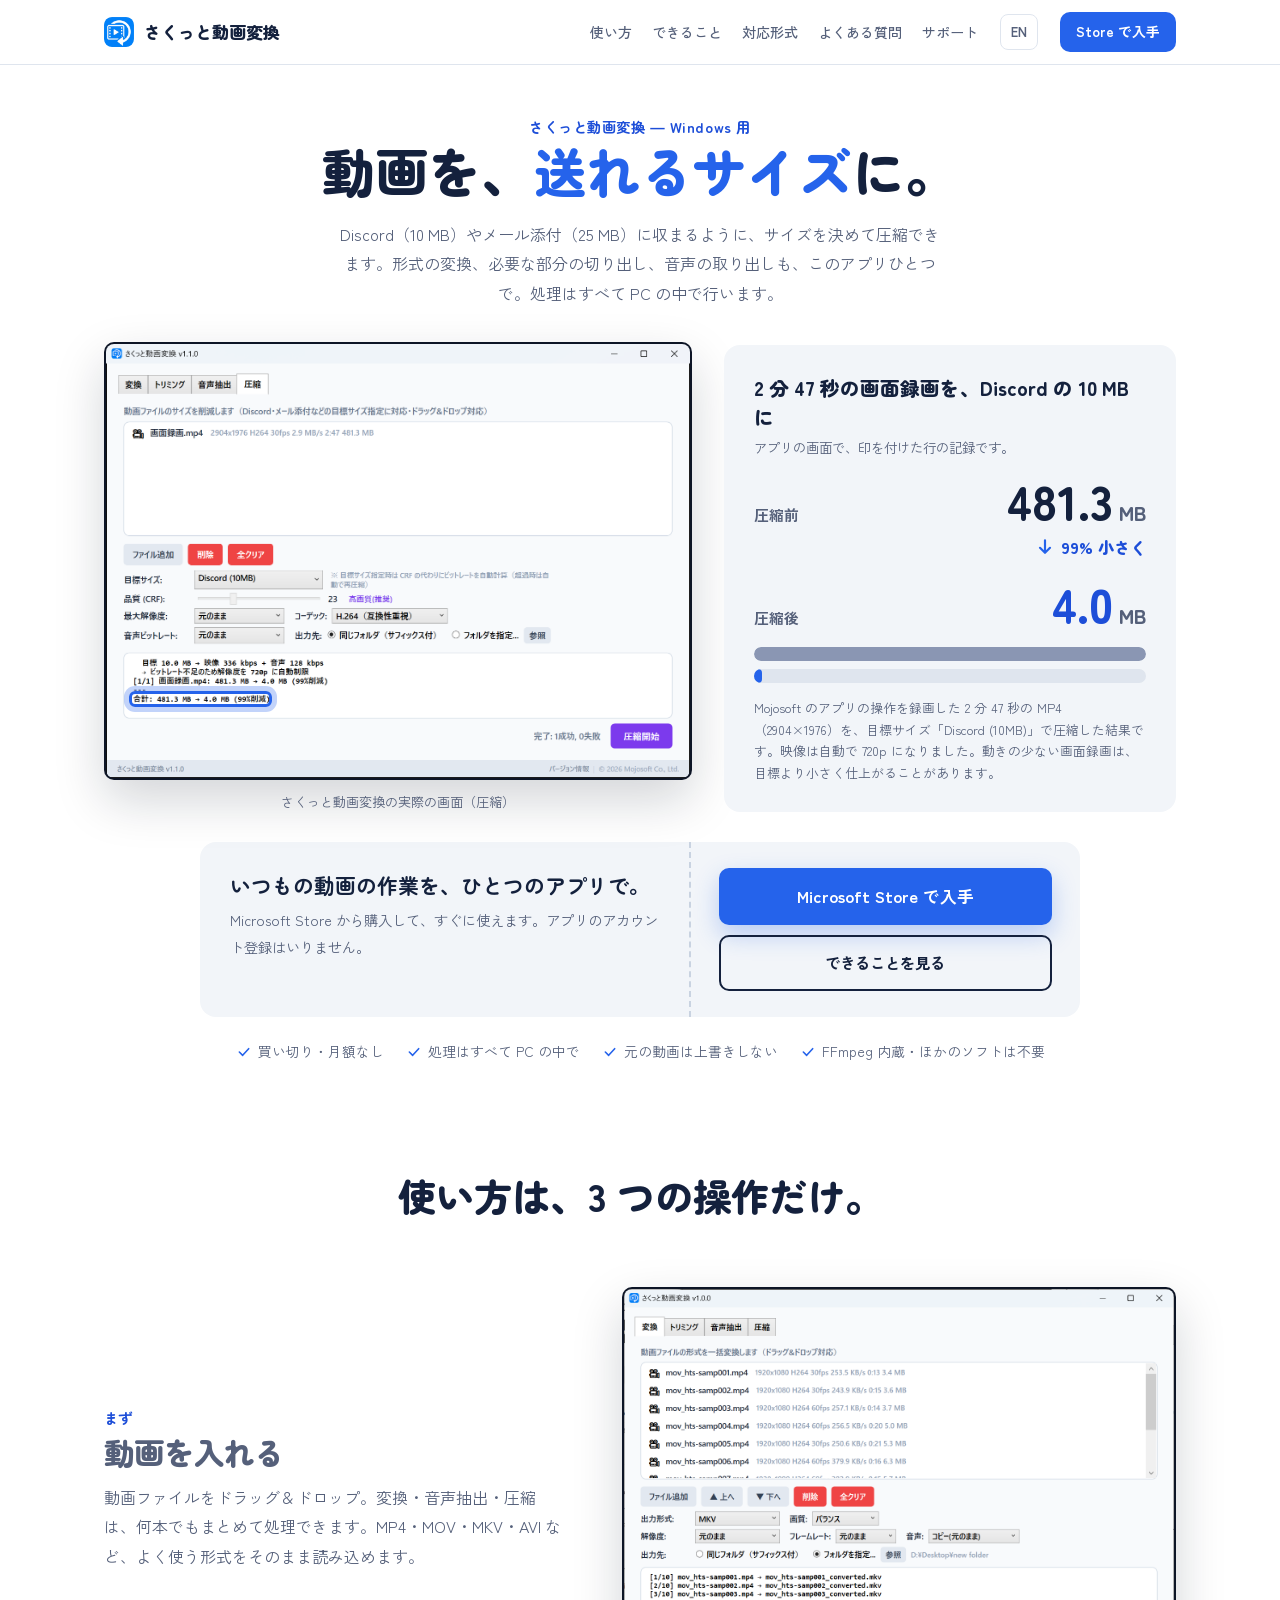
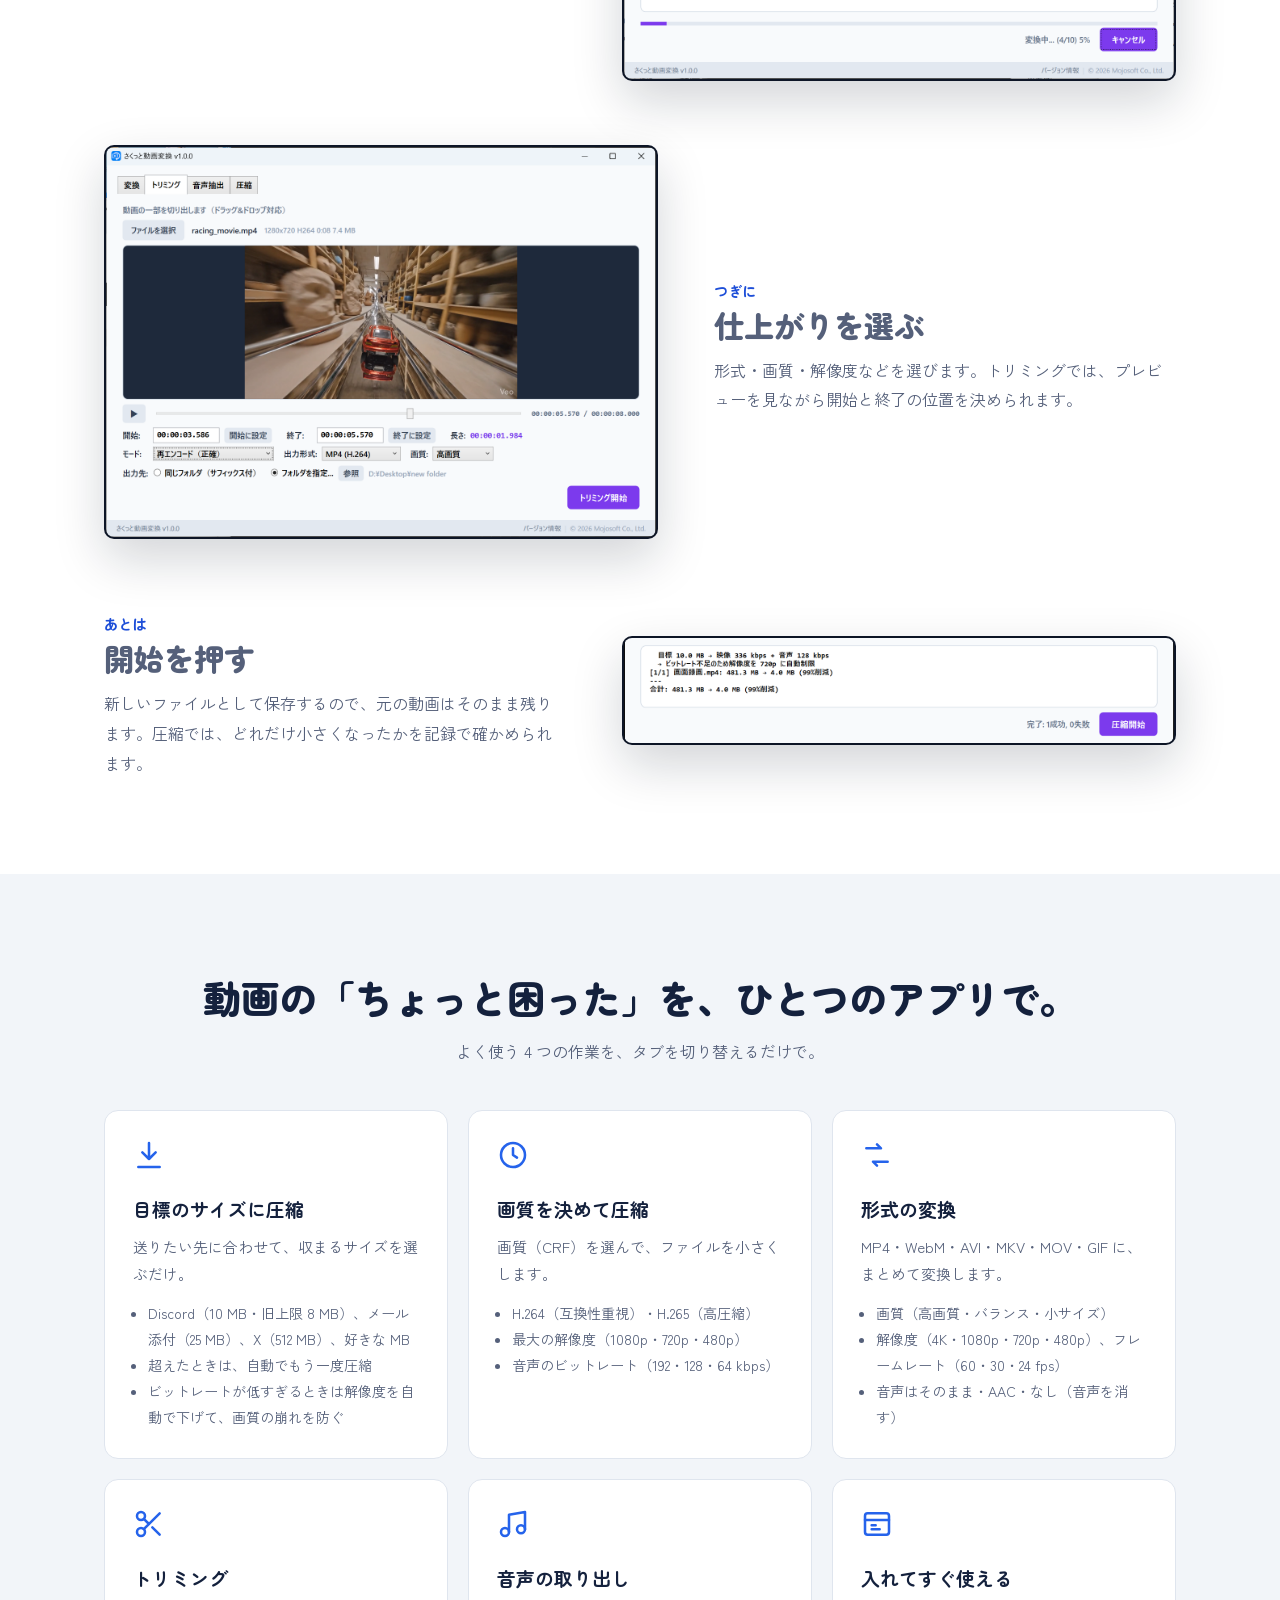
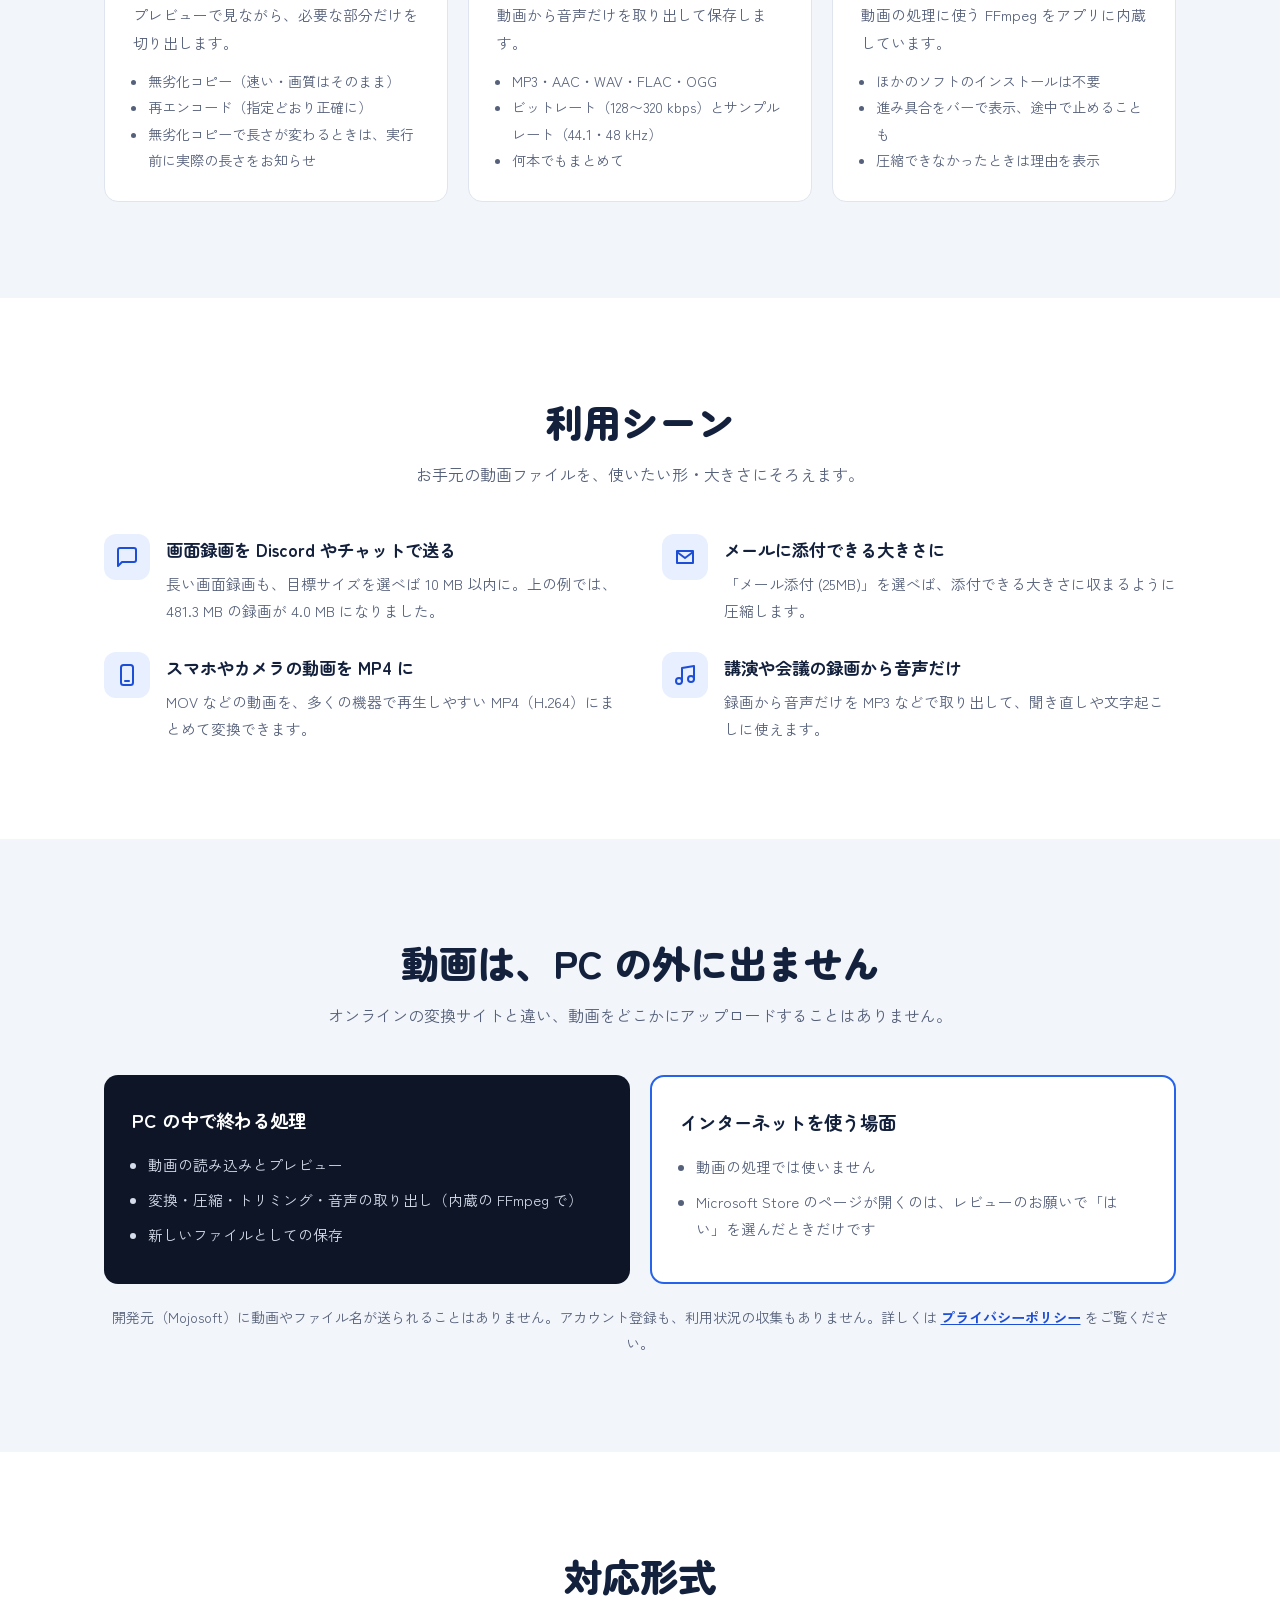
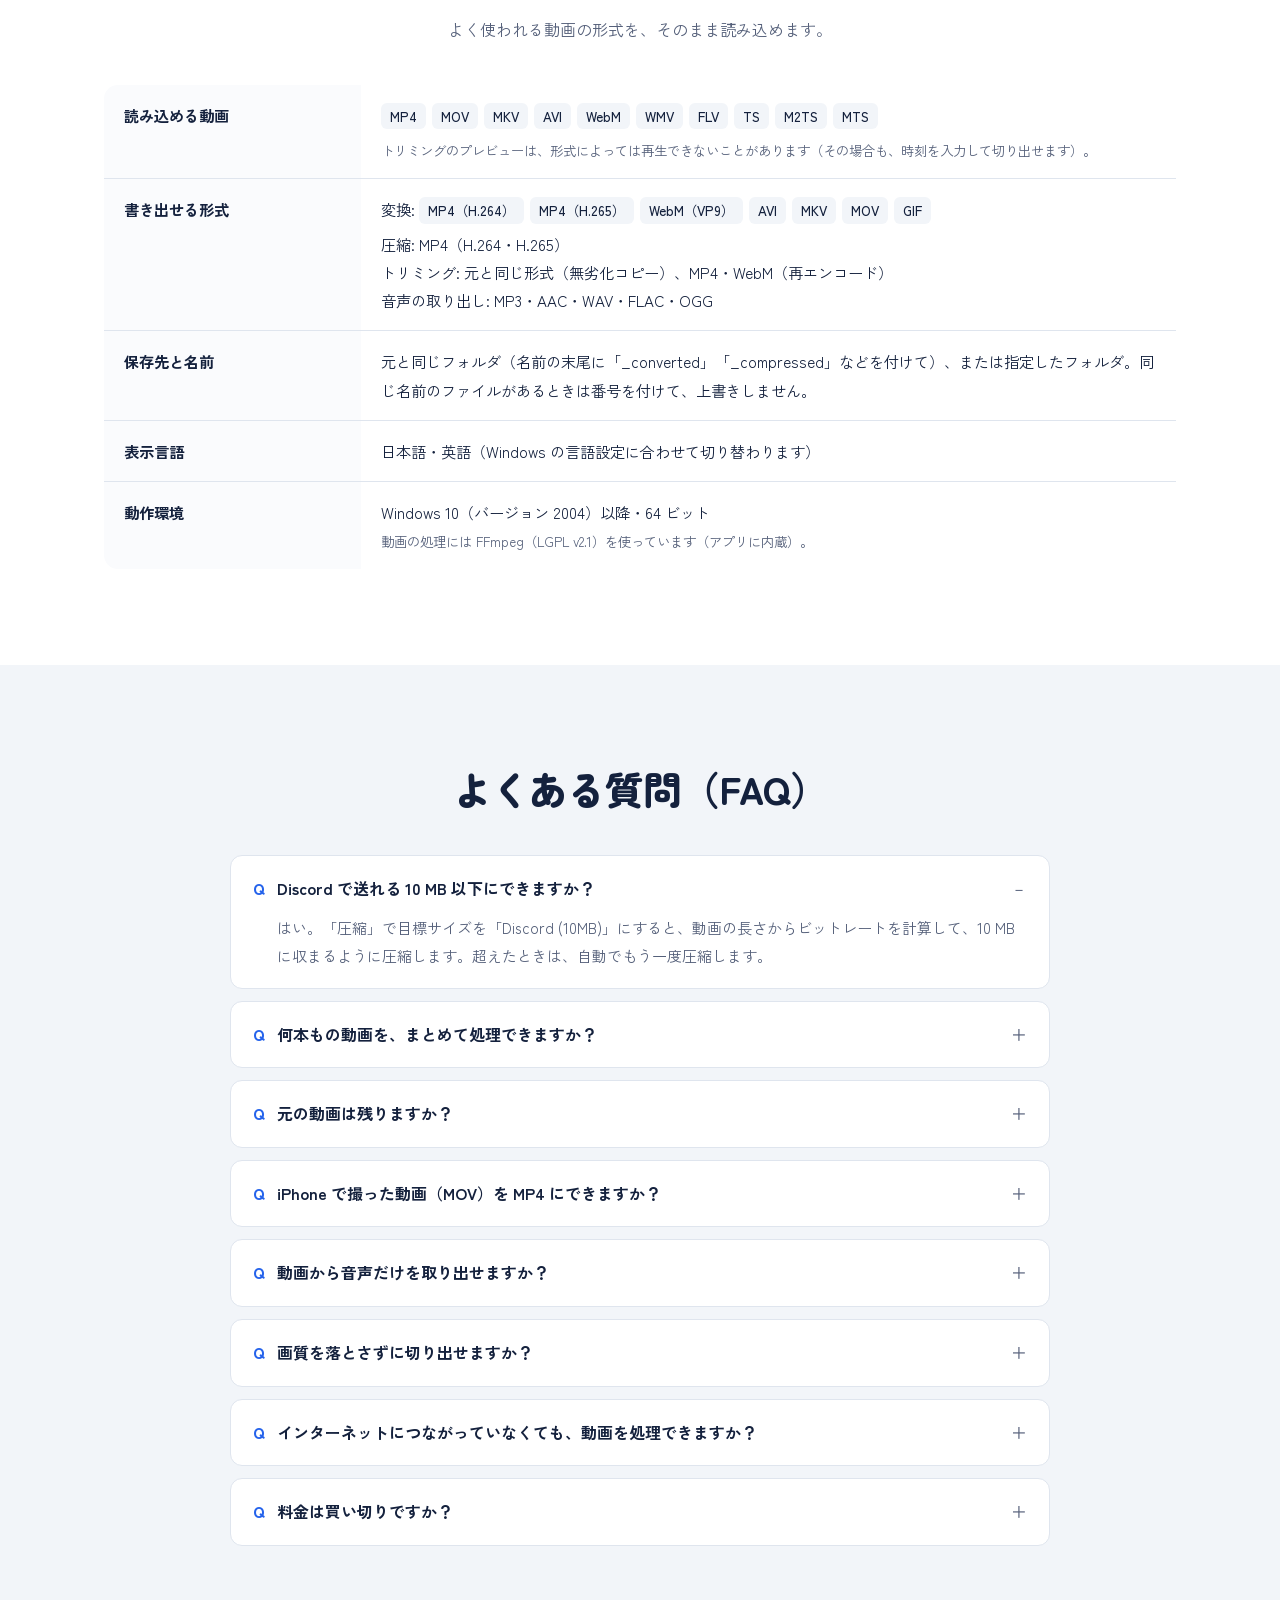
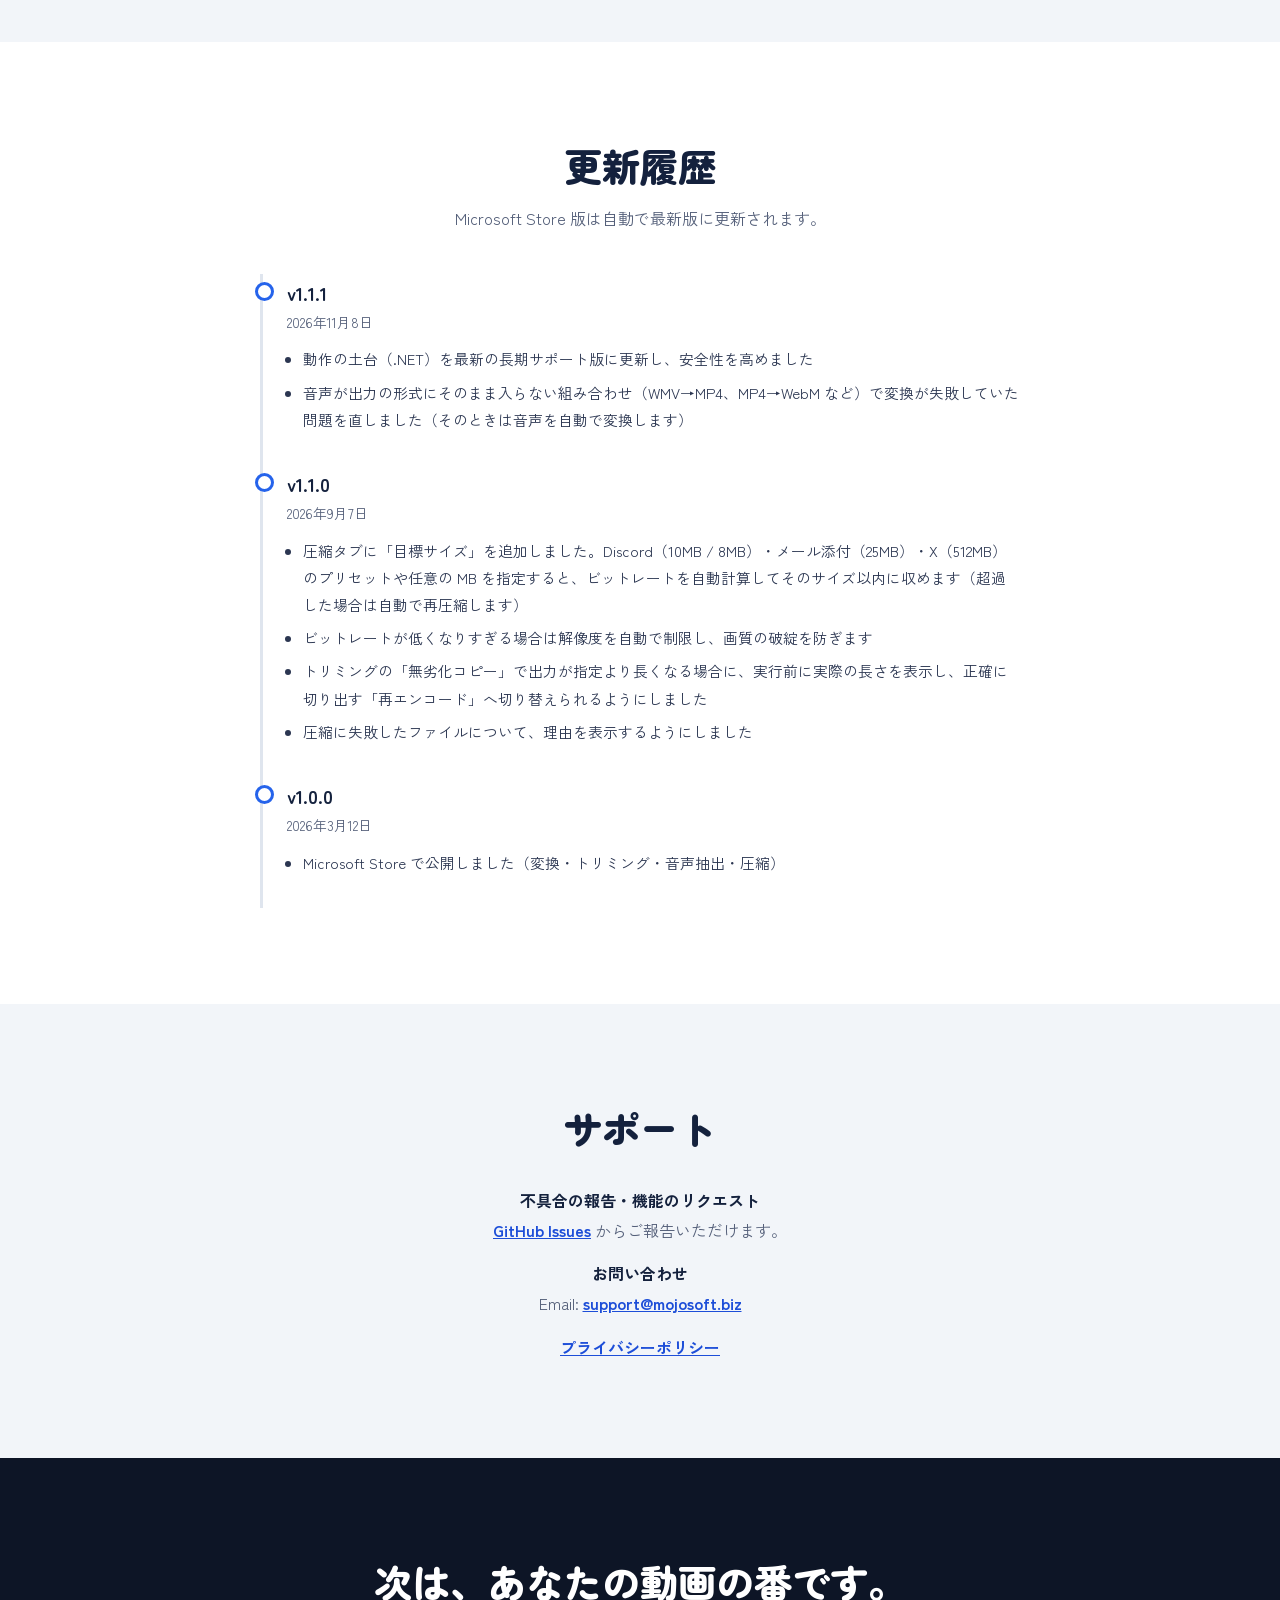
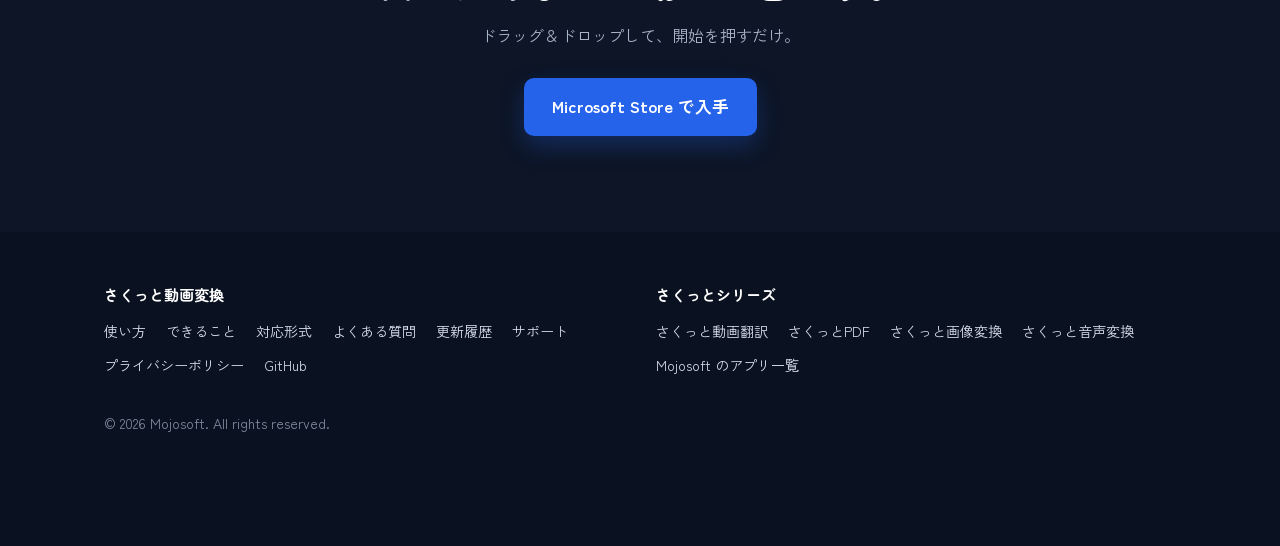
<file: index.html>
<!DOCTYPE html>
<html lang="ja">
<head>
<meta charset="UTF-8">
<meta name="viewport" content="width=device-width, initial-scale=1.0">
<title>さくっと動画変換｜動画変換・圧縮・トリミング・音声抽出</title>
<meta name="description" content="動画の形式変換、圧縮、トリミング、音声抽出をひとつにまとめたWindows用ソフト。Discord（10MB）やメール添付（25MB）など、目標のサイズを選ぶだけで収まるように圧縮できます。複数の動画を一括処理。処理はすべてPCの中で行います。">
<link rel="icon" type="image/x-icon" href="favicon.ico">
<link rel="icon" type="image/png" sizes="32x32" href="favicon-32.png">
<link rel="apple-touch-icon" href="apple-touch-icon.png">
<link rel="canonical" href="https://mojosoftjp.github.io/sakutto-videoconverter/">
<link rel="alternate" href="https://mojosoftjp.github.io/sakutto-videoconverter/" hreflang="ja">
<link rel="alternate" href="https://mojosoftjp.github.io/sakutto-videoconverter/en/" hreflang="en">
<link rel="alternate" href="https://mojosoftjp.github.io/sakutto-videoconverter/" hreflang="x-default">
<meta name="robots" content="index, follow, max-image-preview:large">
<meta property="og:title" content="さくっと動画変換｜動画変換・圧縮・トリミング・音声抽出">
<meta property="og:description" content="動画の形式変換、圧縮、トリミング、音声抽出をひとつにまとめたWindows用ソフト。Discord（10MB）やメール添付（25MB）など、目標のサイズを選ぶだけで収まるように圧縮できます。複数の動画を一括処理。処理はすべてPCの中で行います。">
<meta property="og:url" content="https://mojosoftjp.github.io/sakutto-videoconverter/">
<meta property="og:type" content="website">
<meta property="og:site_name" content="Mojosoft">
<meta property="og:locale" content="ja_JP">
<meta name="twitter:title" content="さくっと動画変換｜動画変換・圧縮・トリミング・音声抽出">
<meta name="twitter:description" content="動画の形式変換、圧縮、トリミング、音声抽出をひとつにまとめたWindows用ソフト。Discord（10MB）やメール添付（25MB）など、目標のサイズを選ぶだけで収まるように圧縮できます。複数の動画を一括処理。処理はすべてPCの中で行います。">
<meta property="og:image" content="https://mojosoftjp.github.io/sakutto-videoconverter/j1.png">
<meta name="twitter:image" content="https://mojosoftjp.github.io/sakutto-videoconverter/j1.png">
<meta property="og:image:alt" content="さくっと動画変換｜動画変換・圧縮・トリミング・音声抽出">
<meta name="twitter:image:alt" content="さくっと動画変換｜動画変換・圧縮・トリミング・音声抽出">
<meta property="og:image:width" content="1362">
<meta property="og:image:height" content="966">
<meta name="twitter:card" content="summary_large_image">
<link rel="preconnect" href="https://fonts.googleapis.com">
<link rel="preconnect" href="https://fonts.gstatic.com" crossorigin>
<link href="https://fonts.googleapis.com/css2?family=Zen+Kaku+Gothic+New:wght@400;500;700&family=Zen+Maru+Gothic:wght@700;900&display=swap" rel="stylesheet">
<link rel="stylesheet" href="style.css">
<script type="application/ld+json">
{
  "@context": "https://schema.org",
  "@graph": [
    {
      "@type": "SoftwareApplication",
      "@id": "https://mojosoftjp.github.io/sakutto-videoconverter/#software",
      "name": "さくっと動画変換",
      "alternateName": "SakuttoVideo",
      "url": "https://mojosoftjp.github.io/sakutto-videoconverter/",
      "description": "動画の形式変換、圧縮、トリミング、音声抽出をひとつにまとめたWindows用ソフト。Discord（10MB）やメール添付（25MB）など、目標のサイズを選ぶだけで収まるように圧縮できます。複数の動画を一括処理。処理はすべてPCの中で行います。",
      "image": "https://mojosoftjp.github.io/sakutto-videoconverter/j1.png",
      "operatingSystem": "Windows",
      "applicationCategory": "MultimediaApplication",
      "inLanguage": "ja",
      "sameAs": [
        "https://apps.microsoft.com/detail/9N09RQK239JP"
      ],
      "publisher": {
        "@type": "Organization",
        "@id": "https://mojosoft.biz/#organization",
        "name": "Mojosoft",
        "url": "https://mojosoft.biz/"
      }
    },
    {
      "@type": "BreadcrumbList",
      "@id": "https://mojosoftjp.github.io/sakutto-videoconverter/#breadcrumb",
      "itemListElement": [
        {
          "@type": "ListItem",
          "position": 1,
          "name": "Mojosoft",
          "item": "https://mojosoft.biz/"
        },
        {
          "@type": "ListItem",
          "position": 2,
          "name": "さくっと動画変換",
          "item": "https://mojosoftjp.github.io/sakutto-videoconverter/"
        }
      ]
    },
    {
      "@type": "WebPage",
      "@id": "https://mojosoftjp.github.io/sakutto-videoconverter/#webpage",
      "url": "https://mojosoftjp.github.io/sakutto-videoconverter/",
      "name": "さくっと動画変換｜動画変換・圧縮・トリミング・音声抽出",
      "inLanguage": "ja",
      "mainEntity": {
        "@id": "https://mojosoftjp.github.io/sakutto-videoconverter/#software"
      },
      "breadcrumb": {
        "@id": "https://mojosoftjp.github.io/sakutto-videoconverter/#breadcrumb"
      }
    }
  ]
}
</script>
</head>
<body>

<header class="site-header"><div class="wrap">
  <a class="brand" href="./"><img src="logo-96.png" alt="" width="30" height="30">さくっと動画変換</a>
  <nav class="site-nav" aria-label="ページ内">
    <a href="#how">使い方</a><a href="#features">できること</a><a href="#formats">対応形式</a><a href="#faq">よくある質問</a><a href="#support">サポート</a>
  </nav>
  <a class="lang" href="en/" hreflang="en" lang="en">EN</a>
  <a class="btn btn-main btn-sm" href="https://apps.microsoft.com/detail/9N09RQK239JP?cid=lp-index">Store で入手</a>
</div></header>

<main>
<div class="hero"><div class="wrap">
  <h1><span class="eyebrow">さくっと動画変換 ― Windows 用</span>動画を、<span class="nb"><b>送れるサイズ</b>に。</span></h1>
  <p class="lede">Discord（10 MB）やメール添付（25 MB）に収まるように、サイズを決めて圧縮できます。形式の変換、必要な部分の切り出し、音声の取り出しも、このアプリひとつで。処理はすべて PC の中で行います。</p>

  <div class="result">
    <figure class="result-shot">
      <div class="frame"><div class="shot"><img src="vc_ja_done.png" alt="さくっと動画変換の圧縮の画面。目標サイズ「Discord (10MB)」で 481.3 MB の画面録画を圧縮し、記録の最後に「合計: 481.3 MB → 4.0 MB（99%削減）」と表示されている" width="1362" height="1011"><span class="mark" style="--l:4.0%;--t:79.9%;--w:24.5%;--h:3.7%" aria-hidden="true"></span></div></div>
      <figcaption>さくっと動画変換の実際の画面（圧縮）</figcaption>
    </figure>
    <div class="nums">
      <h2 id="h-demo">2 分 47 秒の画面録画を、Discord の 10 MB に</h2>
      <p class="nums-src">アプリの画面で、印を付けた行の記録です。</p>
      <div class="nums-row"><span>圧縮前</span><b>481.3<small>MB</small></b></div>
      <div class="nums-cut"><svg viewBox="0 0 24 24" aria-hidden="true"><path d="M12 4v15M6 13l6 6 6-6"/></svg>99% 小さく</div>
      <div class="nums-row after"><span>圧縮後</span><b>4.0<small>MB</small></b></div>
      <div class="bars" aria-hidden="true">
        <div class="bar"><span class="track"><i class="fill" style="width:100%"></i></span></div>
        <div class="bar after"><span class="track"><i class="fill" style="--to:0.8%"></i></span></div>
      </div>
      <p class="nums-note">Mojosoft のアプリの操作を録画した 2 分 47 秒の MP4（2904×1976）を、目標サイズ「Discord (10MB)」で圧縮した結果です。映像は自動で 720p になりました。動きの少ない画面録画は、目標より小さく仕上がることがあります。</p>
    </div>
  </div>

  <div class="ticket">
    <div class="l"><b>いつもの動画の作業を、ひとつのアプリで。</b><p>Microsoft Store から購入して、すぐに使えます。アプリのアカウント登録はいりません。</p></div>
    <div class="r">
      <a class="btn btn-main" href="https://apps.microsoft.com/detail/9N09RQK239JP?cid=lp-index">Microsoft Store で入手</a>
      <a class="btn btn-line" href="#features">できることを見る</a>
    </div>
  </div>
  <div class="assure">
    <span><svg viewBox="0 0 24 24"><path d="M5 12l5 5 9-10"/></svg>買い切り・月額なし</span>
    <span><svg viewBox="0 0 24 24"><path d="M5 12l5 5 9-10"/></svg>処理はすべて PC の中で</span>
    <span><svg viewBox="0 0 24 24"><path d="M5 12l5 5 9-10"/></svg>元の動画は上書きしない</span>
    <span><svg viewBox="0 0 24 24"><path d="M5 12l5 5 9-10"/></svg>FFmpeg 内蔵・ほかのソフトは不要</span>
  </div>
</div></div>

<section id="how"><div class="wrap">
  <h2 class="h2 center">使い方は、3 つの操作だけ。</h2>
  <div class="row">
    <div class="txt"><p class="verb"><small>まず</small>動画を入れる</p><p>動画ファイルをドラッグ＆ドロップ。変換・音声抽出・圧縮は、何本でもまとめて処理できます。MP4・MOV・MKV・AVI など、よく使う形式をそのまま読み込めます。</p></div>
    <div class="frame"><img src="j1.png" alt="10 本の動画をまとめて変換している画面" width="1362" height="966" loading="lazy"></div>
  </div>
  <div class="row">
    <div class="txt"><p class="verb"><small>つぎに</small>仕上がりを選ぶ</p><p>形式・画質・解像度などを選びます。トリミングでは、プレビューを見ながら開始と終了の位置を決められます。</p></div>
    <div class="frame"><img src="j2.png" alt="プレビューを見ながら切り出す範囲を決めるトリミングの画面" width="1362" height="966" loading="lazy"></div>
  </div>
  <div class="row">
    <div class="txt"><p class="verb"><small>あとは</small>開始を押す</p><p>新しいファイルとして保存するので、元の動画はそのまま残ります。圧縮では、どれだけ小さくなったかを記録で確かめられます。</p></div>
    <div class="frame"><img src="vc_ja_log.png" alt="圧縮が終わり、目標サイズから計算したビットレートと、合計 481.3 MB → 4.0 MB が記録された画面" width="1362" height="260" loading="lazy"></div>
  </div>
</div></section>

<section id="features" class="soft"><div class="wrap">
  <div class="center"><h2 class="h2">動画の「ちょっと困った」を、ひとつのアプリで。</h2><p class="sub">よく使う 4 つの作業を、タブを切り替えるだけで。</p></div>
  <div class="features three">
    <div class="feature"><svg viewBox="0 0 24 24"><path d="M12 3v12M7 10l5 5 5-5"/><path d="M4 21h16"/></svg><h3>目標のサイズに圧縮</h3><p>送りたい先に合わせて、収まるサイズを選ぶだけ。</p><ul><li>Discord（10 MB・旧上限 8 MB）、メール添付（25 MB）、X（512 MB）、好きな MB</li><li>超えたときは、自動でもう一度圧縮</li><li>ビットレートが低すぎるときは解像度を自動で下げて、画質の崩れを防ぐ</li></ul></div>
    <div class="feature"><svg viewBox="0 0 24 24"><circle cx="12" cy="12" r="9"/><path d="M12 7v5l3 2"/></svg><h3>画質を決めて圧縮</h3><p>画質（CRF）を選んで、ファイルを小さくします。</p><ul><li>H.264（互換性重視）・H.265（高圧縮）</li><li>最大の解像度（1080p・720p・480p）</li><li>音声のビットレート（192・128・64 kbps）</li></ul></div>
    <div class="feature"><svg viewBox="0 0 24 24"><path d="M4 7h11l-3-3M20 17H9l3 3"/></svg><h3>形式の変換</h3><p>MP4・WebM・AVI・MKV・MOV・GIF に、まとめて変換します。</p><ul><li>画質（高画質・バランス・小サイズ）</li><li>解像度（4K・1080p・720p・480p）、フレームレート（60・30・24 fps）</li><li>音声はそのまま・AAC・なし（音声を消す）</li></ul></div>
    <div class="feature"><svg viewBox="0 0 24 24"><circle cx="6" cy="6" r="3"/><circle cx="6" cy="18" r="3"/><path d="M20 4L8.1 15.9M14.5 14.5L20 20M8.1 8.1L12 12"/></svg><h3>トリミング</h3><p>プレビューで見ながら、必要な部分だけを切り出します。</p><ul><li>無劣化コピー（速い・画質はそのまま）</li><li>再エンコード（指定どおり正確に）</li><li>無劣化コピーで長さが変わるときは、実行前に実際の長さをお知らせ</li></ul></div>
    <div class="feature"><svg viewBox="0 0 24 24"><path d="M9 18V5l12-2v13"/><circle cx="6" cy="18" r="3"/><circle cx="18" cy="16" r="3"/></svg><h3>音声の取り出し</h3><p>動画から音声だけを取り出して保存します。</p><ul><li>MP3・AAC・WAV・FLAC・OGG</li><li>ビットレート（128〜320 kbps）とサンプルレート（44.1・48 kHz）</li><li>何本でもまとめて</li></ul></div>
    <div class="feature"><svg viewBox="0 0 24 24"><rect x="3" y="4" width="18" height="16" rx="2"/><path d="M3 9h18M8 13h3M8 16h6"/></svg><h3>入れてすぐ使える</h3><p>動画の処理に使う FFmpeg をアプリに内蔵しています。</p><ul><li>ほかのソフトのインストールは不要</li><li>進み具合をバーで表示、途中で止めることも</li><li>圧縮できなかったときは理由を表示</li></ul></div>
  </div>
</div></section>

<section id="use-cases"><div class="wrap">
  <div class="center"><h2 class="h2">利用シーン</h2><p class="sub">お手元の動画ファイルを、使いたい形・大きさにそろえます。</p></div>
  <div class="cases">
    <div class="case"><div class="ic"><svg viewBox="0 0 24 24"><path d="M21 15a2 2 0 0 1-2 2H7l-4 4V5a2 2 0 0 1 2-2h14a2 2 0 0 1 2 2z"/></svg></div><div><h3>画面録画を Discord やチャットで送る</h3><p>長い画面録画も、目標サイズを選べば 10 MB 以内に。上の例では、481.3 MB の録画が 4.0 MB になりました。</p></div></div>
    <div class="case"><div class="ic"><svg viewBox="0 0 24 24"><path d="M4 6h16v12H4z"/><path d="M4 7l8 6 8-6"/></svg></div><div><h3>メールに添付できる大きさに</h3><p>「メール添付 (25MB)」を選べば、添付できる大きさに収まるように圧縮します。</p></div></div>
    <div class="case"><div class="ic"><svg viewBox="0 0 24 24"><rect x="6" y="2" width="12" height="20" rx="2.5"/><path d="M10 18h4"/></svg></div><div><h3>スマホやカメラの動画を MP4 に</h3><p>MOV などの動画を、多くの機器で再生しやすい MP4（H.264）にまとめて変換できます。</p></div></div>
    <div class="case"><div class="ic"><svg viewBox="0 0 24 24"><path d="M9 18V5l12-2v13"/><circle cx="6" cy="18" r="3"/><circle cx="18" cy="16" r="3"/></svg></div><div><h3>講演や会議の録画から音声だけ</h3><p>録画から音声だけを MP3 などで取り出して、聞き直しや文字起こしに使えます。</p></div></div>
  </div>
</div></section>

<section id="data-flow" class="soft"><div class="wrap">
  <div class="center"><h2 class="h2">動画は、PC の外に出ません</h2><p class="sub">オンラインの変換サイトと違い、動画をどこかにアップロードすることはありません。</p></div>
  <div class="flow">
    <div class="pc"><h3>PC の中で終わる処理</h3><ul><li>動画の読み込みとプレビュー</li><li>変換・圧縮・トリミング・音声の取り出し（内蔵の FFmpeg で）</li><li>新しいファイルとしての保存</li></ul></div>
    <div class="net"><h3>インターネットを使う場面</h3><ul><li>動画の処理では使いません</li><li>Microsoft Store のページが開くのは、レビューのお願いで「はい」を選んだときだけです</li></ul></div>
  </div>
  <p class="flow-note center">開発元（Mojosoft）に動画やファイル名が送られることはありません。アカウント登録も、利用状況の収集もありません。詳しくは <a href="privacy.html">プライバシーポリシー</a> をご覧ください。</p>
</div></section>

<section id="formats"><div class="wrap">
  <div class="center"><h2 class="h2">対応形式</h2><p class="sub">よく使われる動画の形式を、そのまま読み込めます。</p></div>
  <table class="spec">
    <tr><th scope="row">読み込める動画</th><td><span>MP4</span><span>MOV</span><span>MKV</span><span>AVI</span><span>WebM</span><span>WMV</span><span>FLV</span><span>TS</span><span>M2TS</span><span>MTS</span><small>トリミングのプレビューは、形式によっては再生できないことがあります（その場合も、時刻を入力して切り出せます）。</small></td></tr>
    <tr><th scope="row">書き出せる形式</th><td>変換: <span>MP4（H.264）</span><span>MP4（H.265）</span><span>WebM（VP9）</span><span>AVI</span><span>MKV</span><span>MOV</span><span>GIF</span><br>圧縮: MP4（H.264・H.265）<br>トリミング: 元と同じ形式（無劣化コピー）、MP4・WebM（再エンコード）<br>音声の取り出し: MP3・AAC・WAV・FLAC・OGG</td></tr>
    <tr><th scope="row">保存先と名前</th><td>元と同じフォルダ（名前の末尾に「_converted」「_compressed」などを付けて）、または指定したフォルダ。同じ名前のファイルがあるときは番号を付けて、上書きしません。</td></tr>
    <tr><th scope="row">表示言語</th><td>日本語・英語（Windows の言語設定に合わせて切り替わります）</td></tr>
    <tr><th scope="row">動作環境</th><td>Windows 10（バージョン 2004）以降・64 ビット<small>動画の処理には FFmpeg（LGPL v2.1）を使っています（アプリに内蔵）。</small></td></tr>
  </table>
</div></section>

<section id="faq" class="soft"><div class="wrap">
  <h2 class="h2 center">よくある質問（FAQ）</h2>
  <div class="faq">
    <details open><summary>Discord で送れる 10 MB 以下にできますか？</summary><p>はい。「圧縮」で目標サイズを「Discord (10MB)」にすると、動画の長さからビットレートを計算して、10 MB に収まるように圧縮します。超えたときは、自動でもう一度圧縮します。</p></details>
    <details><summary>何本もの動画を、まとめて処理できますか？</summary><p>はい。変換・音声抽出・圧縮は、ファイルをまとめて入れれば順番に自動で処理します。</p></details>
    <details><summary>元の動画は残りますか？</summary><p>はい。新しいファイルとして保存します。同じ名前のファイルがあるときは番号を付けるので、上書きしません。</p></details>
    <details><summary>iPhone で撮った動画（MOV）を MP4 にできますか？</summary><p>はい。「変換」で MP4（H.264）を選べば、多くの機器で再生しやすい MP4 になります。</p></details>
    <details><summary>動画から音声だけを取り出せますか？</summary><p>はい。「音声抽出」で MP3・AAC・WAV・FLAC・OGG から選べます。何本でもまとめて処理できます。</p></details>
    <details><summary>画質を落とさずに切り出せますか？</summary><p>はい。トリミングの「無劣化コピー」なら、元の画質のまま速く切り出せます。キーフレームの位置で切るため長さが少し変わるときは、実行前にお知らせし、正確に切る「再エンコード」にも切り替えられます。</p></details>
    <details><summary>インターネットにつながっていなくても、動画を処理できますか？</summary><p>はい。変換も圧縮も、アプリに内蔵した FFmpeg で PC の中で行います。</p></details>
    <details><summary>料金は買い切りですか？</summary><p>はい。Microsoft Store で一度購入すれば、月額料金なしで使い続けられます。</p></details>
  </div>
</div></section>

<section id="changelog"><div class="wrap">
  <div class="center"><h2 class="h2">更新履歴</h2><p class="sub">Microsoft Store 版は自動で最新版に更新されます。</p></div>
  <div class="log">
    <article>
      <h3>v1.1.1</h3><time datetime="2026-11-08">2026年11月8日</time>
      <ul>
        <li>動作の土台（.NET）を最新の長期サポート版に更新し、安全性を高めました</li>
        <li>音声が出力の形式にそのまま入らない組み合わせ（WMV→MP4、MP4→WebM など）で変換が失敗していた問題を直しました（そのときは音声を自動で変換します）</li>
      </ul>
    </article>
    <article>
      <h3>v1.1.0</h3><time datetime="2026-09-07">2026年9月7日</time>
      <ul>
        <li>圧縮タブに「目標サイズ」を追加しました。Discord（10MB / 8MB）・メール添付（25MB）・X（512MB）のプリセットや任意の MB を指定すると、ビットレートを自動計算してそのサイズ以内に収めます（超過した場合は自動で再圧縮します）</li>
        <li>ビットレートが低くなりすぎる場合は解像度を自動で制限し、画質の破綻を防ぎます</li>
        <li>トリミングの「無劣化コピー」で出力が指定より長くなる場合に、実行前に実際の長さを表示し、正確に切り出す「再エンコード」へ切り替えられるようにしました</li>
        <li>圧縮に失敗したファイルについて、理由を表示するようにしました</li>
      </ul>
    </article>
    <article>
      <h3>v1.0.0</h3><time datetime="2026-03-12">2026年3月12日</time>
      <ul><li>Microsoft Store で公開しました（変換・トリミング・音声抽出・圧縮）</li></ul>
    </article>
  </div>
</div></section>

<section id="support" class="soft"><div class="wrap">
  <h2 class="h2 center">サポート</h2>
  <div class="support">
    <p><b>不具合の報告・機能のリクエスト</b><br><a href="https://github.com/mojosoftjp/sakutto-videoconverter/issues">GitHub Issues</a> からご報告いただけます。</p>
    <p><b>お問い合わせ</b><br>Email: <a href="mailto:support@mojosoft.biz">support@mojosoft.biz</a></p>
    <p><a href="privacy.html">プライバシーポリシー</a></p>
  </div>
</div></section>
</main>

<div class="band final on-dark"><div class="wrap">
  <h2 class="h2">次は、あなたの動画の番です。</h2>
  <p>ドラッグ＆ドロップして、開始を押すだけ。</p>
  <div class="btns">
    <a class="btn btn-main" href="https://apps.microsoft.com/detail/9N09RQK239JP?cid=lp-index">Microsoft Store で入手</a>
  </div>
</div></div>

<footer class="site-footer"><div class="wrap">
  <div class="foot-grid">
    <div><h4>さくっと動画変換</h4><div class="foot-links"><a href="#how">使い方</a><a href="#features">できること</a><a href="#formats">対応形式</a><a href="#faq">よくある質問</a><a href="#changelog">更新履歴</a><a href="#support">サポート</a><a href="privacy.html">プライバシーポリシー</a><a href="https://github.com/mojosoftjp/sakutto-videoconverter">GitHub</a></div></div>
    <div><h4>さくっとシリーズ</h4><div class="foot-links"><a href="https://mojosoftjp.github.io/sakutto-videotranslator/">さくっと動画翻訳</a><a href="https://mojosoftjp.github.io/sakutto-pdf/">さくっとPDF</a><a href="https://mojosoftjp.github.io/sakutto-imageconverter/">さくっと画像変換</a><a href="https://mojosoftjp.github.io/sakutto-audioconverter/">さくっと音声変換</a><a href="https://mojosoftjp.github.io/">Mojosoft のアプリ一覧</a></div></div>
  </div>
  <p class="copyright">&copy; 2026 Mojosoft. All rights reserved.</p>
</div></footer>

<div class="sticky-cta">
  <a class="btn btn-main" href="https://apps.microsoft.com/detail/9N09RQK239JP?cid=lp-index">Microsoft Store で入手</a>
</div>
</body>
</html>
</file>
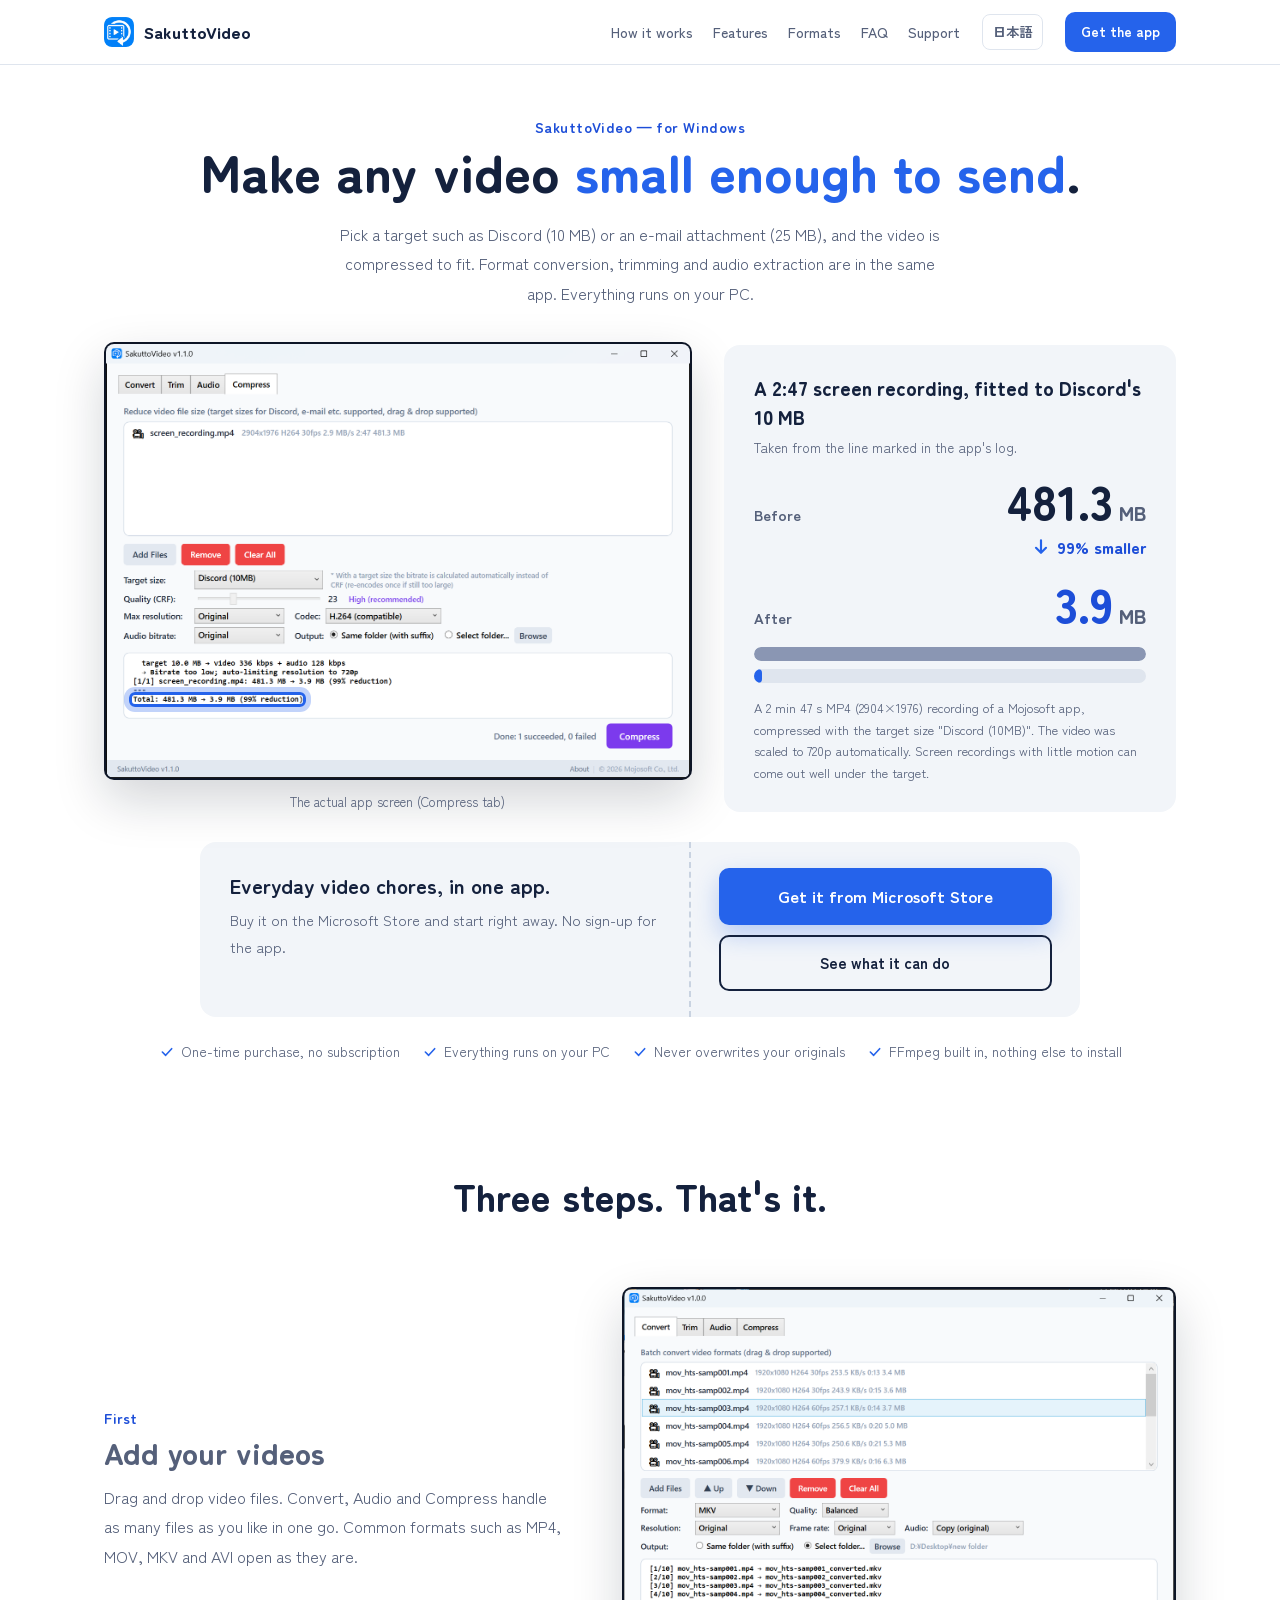
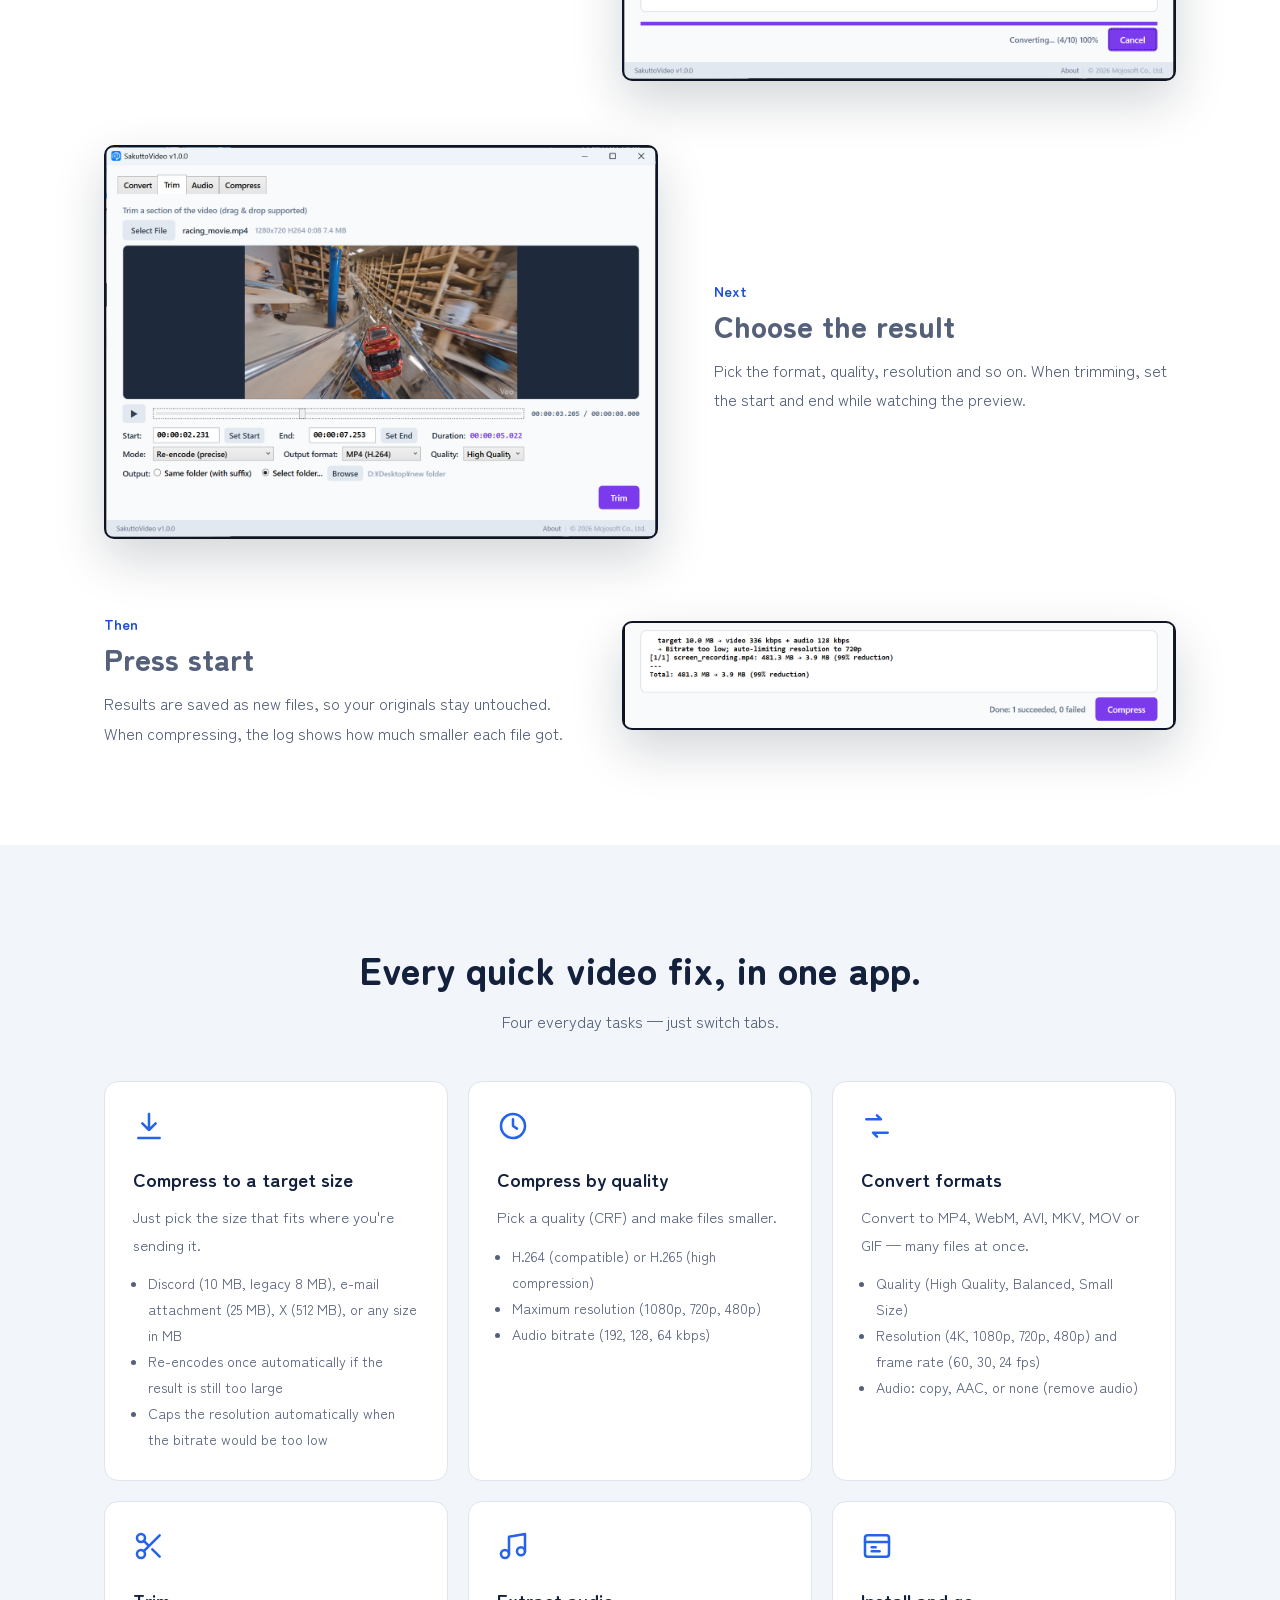
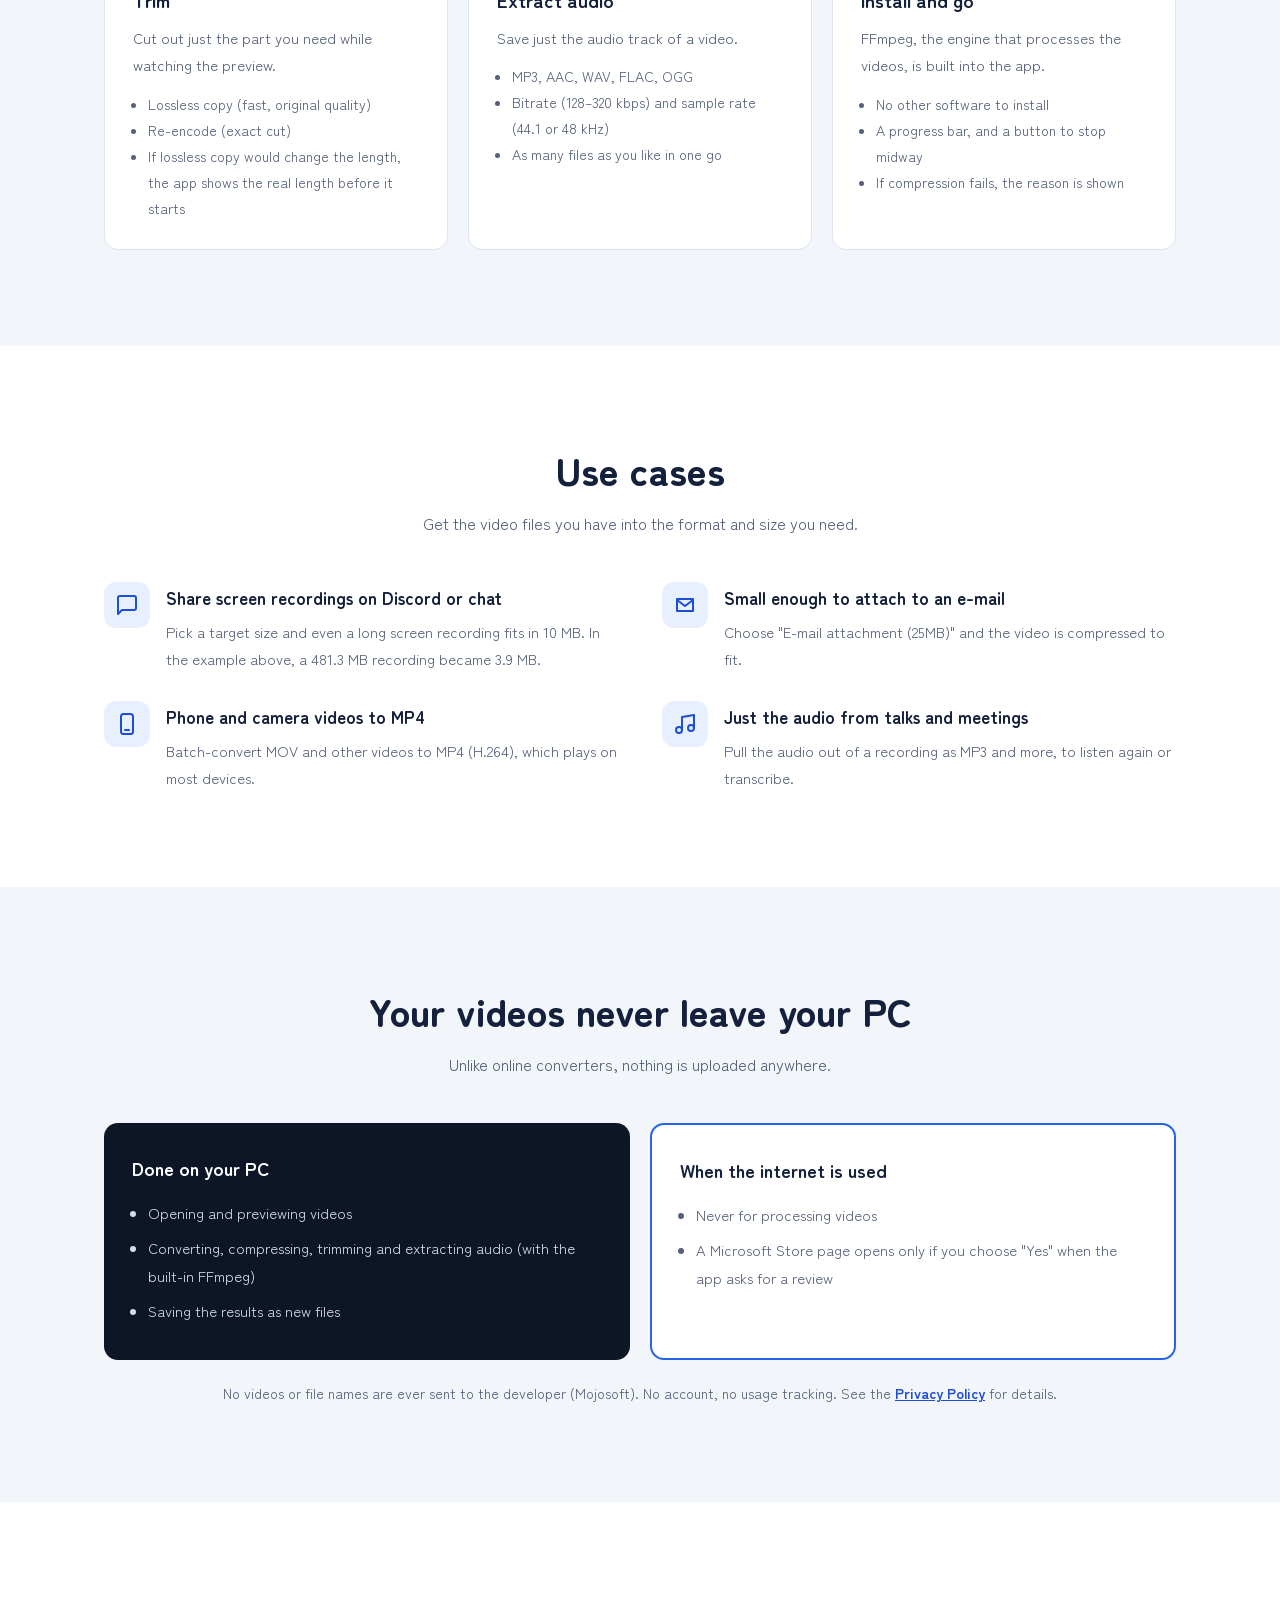
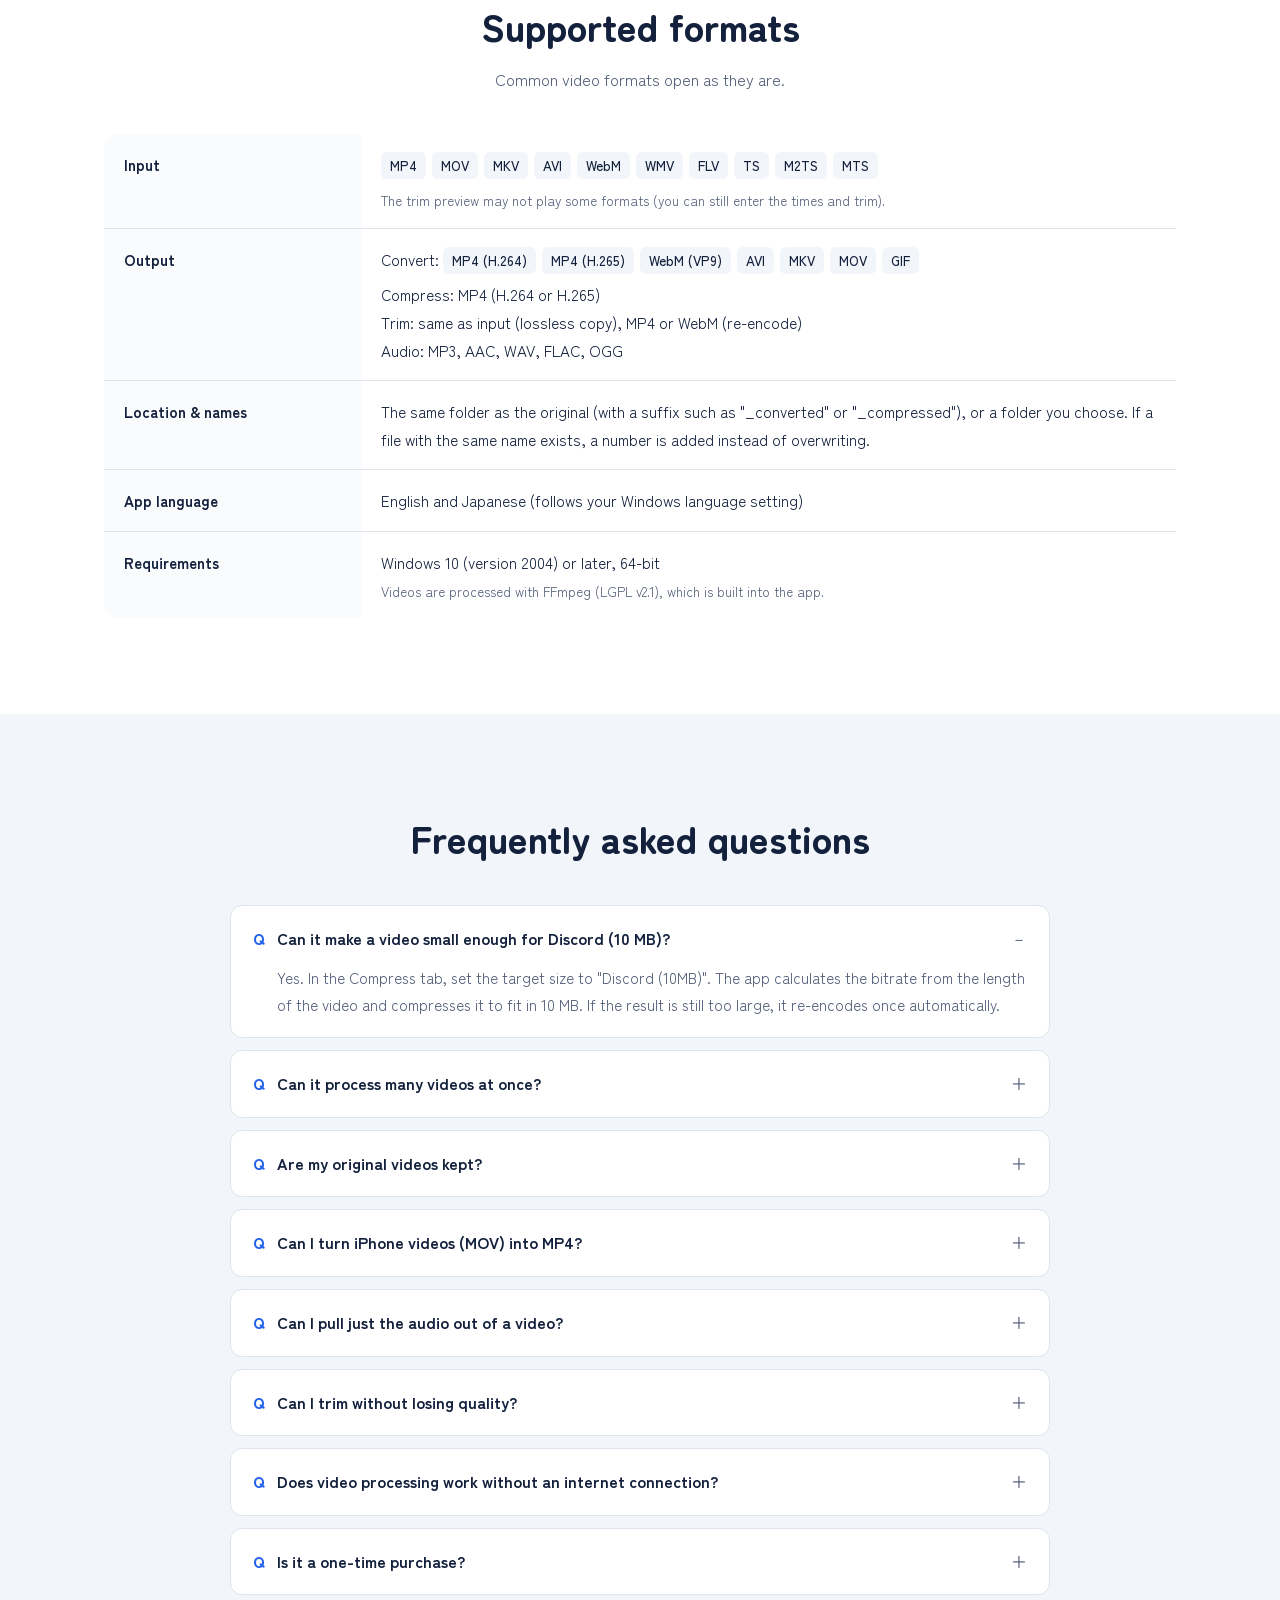
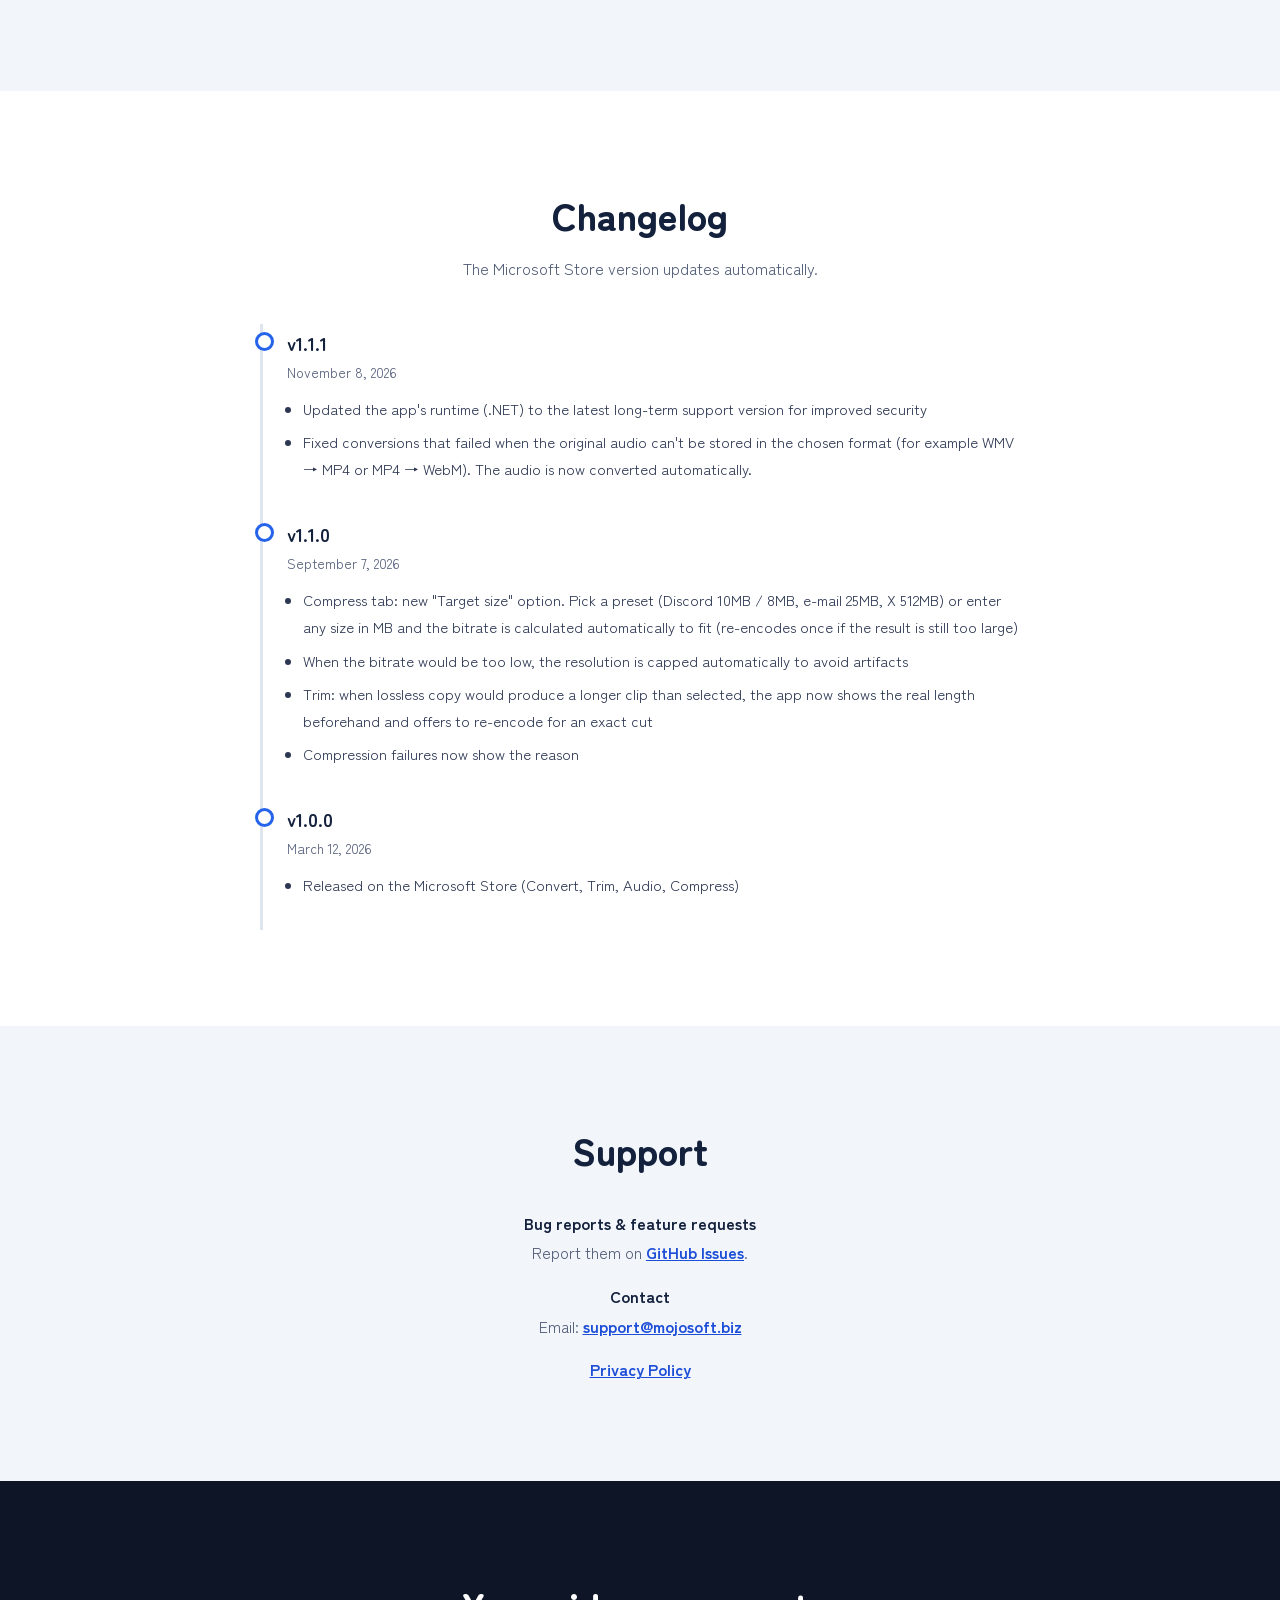
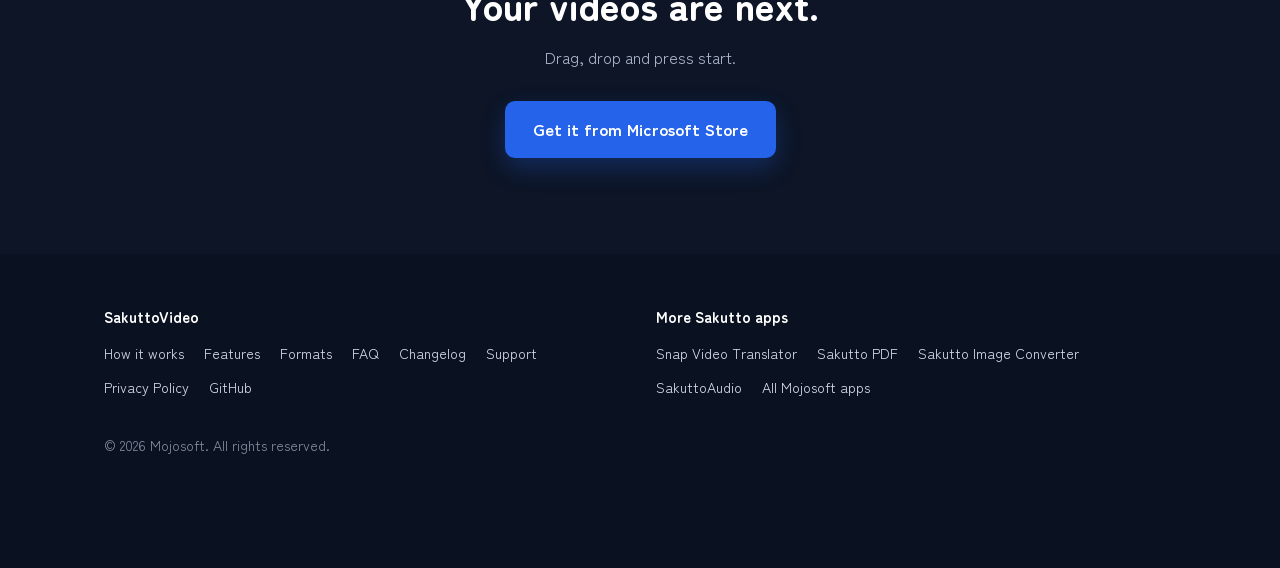
<file: en/index.html>
<!DOCTYPE html>
<html lang="en">
<head>
<meta charset="UTF-8">
<meta name="viewport" content="width=device-width, initial-scale=1.0">
<title>SakuttoVideo | Convert, Compress &amp; Trim Video on Windows</title>
<meta name="description" content="Convert, compress and trim videos and extract audio in one Windows app. Pick a target such as Discord (10 MB) or an e-mail attachment (25 MB) and the video is compressed to fit. Batch-process many videos. Everything runs on your PC.">
<link rel="icon" type="image/x-icon" href="../favicon.ico">
<link rel="icon" type="image/png" sizes="32x32" href="../favicon-32.png">
<link rel="apple-touch-icon" href="../apple-touch-icon.png">
<link rel="canonical" href="https://mojosoftjp.github.io/sakutto-videoconverter/en/">
<link rel="alternate" href="https://mojosoftjp.github.io/sakutto-videoconverter/" hreflang="ja">
<link rel="alternate" href="https://mojosoftjp.github.io/sakutto-videoconverter/en/" hreflang="en">
<link rel="alternate" href="https://mojosoftjp.github.io/sakutto-videoconverter/" hreflang="x-default">
<meta name="robots" content="index, follow, max-image-preview:large">
<meta property="og:title" content="SakuttoVideo | Convert, Compress &amp; Trim Video on Windows">
<meta property="og:description" content="Convert, compress and trim videos and extract audio in one Windows app. Pick a target such as Discord (10 MB) or an e-mail attachment (25 MB) and the video is compressed to fit. Batch-process many videos. Everything runs on your PC.">
<meta property="og:url" content="https://mojosoftjp.github.io/sakutto-videoconverter/en/">
<meta property="og:type" content="website">
<meta property="og:site_name" content="Mojosoft">
<meta property="og:locale" content="en_US">
<meta name="twitter:title" content="SakuttoVideo | Convert, Compress &amp; Trim Video on Windows">
<meta name="twitter:description" content="Convert, compress and trim videos and extract audio in one Windows app. Pick a target such as Discord (10 MB) or an e-mail attachment (25 MB) and the video is compressed to fit. Batch-process many videos. Everything runs on your PC.">
<meta property="og:image" content="https://mojosoftjp.github.io/sakutto-videoconverter/e1.png">
<meta name="twitter:image" content="https://mojosoftjp.github.io/sakutto-videoconverter/e1.png">
<meta property="og:image:alt" content="SakuttoVideo | Convert, Compress &amp; Trim Video on Windows">
<meta name="twitter:image:alt" content="SakuttoVideo | Convert, Compress &amp; Trim Video on Windows">
<meta property="og:image:width" content="1362">
<meta property="og:image:height" content="966">
<meta name="twitter:card" content="summary_large_image">
<link rel="preconnect" href="https://fonts.googleapis.com">
<link rel="preconnect" href="https://fonts.gstatic.com" crossorigin>
<link href="https://fonts.googleapis.com/css2?family=Zen+Kaku+Gothic+New:wght@400;500;700&family=Zen+Maru+Gothic:wght@700;900&display=swap" rel="stylesheet">
<link rel="stylesheet" href="../style.css">
<script type="application/ld+json">
{
  "@context": "https://schema.org",
  "@graph": [
    {
      "@type": "SoftwareApplication",
      "@id": "https://mojosoftjp.github.io/sakutto-videoconverter/en/#software",
      "name": "SakuttoVideo",
      "alternateName": "さくっと動画変換",
      "url": "https://mojosoftjp.github.io/sakutto-videoconverter/en/",
      "description": "Convert, compress and trim videos and extract audio in one Windows app. Pick a target such as Discord (10 MB) or an e-mail attachment (25 MB) and the video is compressed to fit. Batch-process many videos. Everything runs on your PC.",
      "image": "https://mojosoftjp.github.io/sakutto-videoconverter/e1.png",
      "operatingSystem": "Windows",
      "applicationCategory": "MultimediaApplication",
      "inLanguage": "en",
      "sameAs": [
        "https://apps.microsoft.com/detail/9N09RQK239JP"
      ],
      "publisher": {
        "@type": "Organization",
        "@id": "https://mojosoft.biz/#organization",
        "name": "Mojosoft",
        "url": "https://mojosoft.biz/"
      }
    },
    {
      "@type": "BreadcrumbList",
      "@id": "https://mojosoftjp.github.io/sakutto-videoconverter/en/#breadcrumb",
      "itemListElement": [
        {
          "@type": "ListItem",
          "position": 1,
          "name": "Mojosoft",
          "item": "https://mojosoft.biz/"
        },
        {
          "@type": "ListItem",
          "position": 2,
          "name": "SakuttoVideo",
          "item": "https://mojosoftjp.github.io/sakutto-videoconverter/en/"
        }
      ]
    },
    {
      "@type": "WebPage",
      "@id": "https://mojosoftjp.github.io/sakutto-videoconverter/en/#webpage",
      "url": "https://mojosoftjp.github.io/sakutto-videoconverter/en/",
      "name": "SakuttoVideo | Convert, Compress & Trim Video on Windows",
      "inLanguage": "en",
      "mainEntity": {
        "@id": "https://mojosoftjp.github.io/sakutto-videoconverter/en/#software"
      },
      "breadcrumb": {
        "@id": "https://mojosoftjp.github.io/sakutto-videoconverter/en/#breadcrumb"
      }
    }
  ]
}
</script>
</head>
<body>

<header class="site-header"><div class="wrap">
  <a class="brand" href="./"><img src="../logo-96.png" alt="" width="30" height="30">SakuttoVideo</a>
  <nav class="site-nav" aria-label="On this page">
    <a href="#how">How it works</a><a href="#features">Features</a><a href="#formats">Formats</a><a href="#faq">FAQ</a><a href="#support">Support</a>
  </nav>
  <a class="lang" href="../" hreflang="ja" lang="ja">日本語</a>
  <a class="btn btn-main btn-sm" href="https://apps.microsoft.com/detail/9N09RQK239JP?cid=lp-index">Get the app</a>
</div></header>

<main>
<div class="hero"><div class="wrap">
  <h1><span class="eyebrow">SakuttoVideo — for Windows</span>Make any video <span class="nb"><b>small enough to send</b>.</span></h1>
  <p class="lede">Pick a target such as Discord (10 MB) or an e-mail attachment (25 MB), and the video is compressed to fit. Format conversion, trimming and audio extraction are in the same app. Everything runs on your PC.</p>

  <div class="result">
    <figure class="result-shot">
      <div class="frame"><div class="shot"><img src="../vc_en_done.png" alt="The Compress tab of SakuttoVideo with the target size set to Discord (10MB). A 481.3 MB screen recording was compressed, and the last line of the log reads: Total: 481.3 MB → 3.9 MB (99% reduction)" width="1362" height="1011"><span class="mark" style="--l:4.0%;--t:80.1%;--w:30.2%;--h:3.5%" aria-hidden="true"></span></div></div>
      <figcaption>The actual app screen (Compress tab)</figcaption>
    </figure>
    <div class="nums">
      <h2 id="h-demo">A 2:47 screen recording, fitted to Discord's 10 MB</h2>
      <p class="nums-src">Taken from the line marked in the app's log.</p>
      <div class="nums-row"><span>Before</span><b>481.3<small>MB</small></b></div>
      <div class="nums-cut"><svg viewBox="0 0 24 24" aria-hidden="true"><path d="M12 4v15M6 13l6 6 6-6"/></svg>99% smaller</div>
      <div class="nums-row after"><span>After</span><b>3.9<small>MB</small></b></div>
      <div class="bars" aria-hidden="true">
        <div class="bar"><span class="track"><i class="fill" style="width:100%"></i></span></div>
        <div class="bar after"><span class="track"><i class="fill" style="--to:0.8%"></i></span></div>
      </div>
      <p class="nums-note">A 2 min 47 s MP4 (2904×1976) recording of a Mojosoft app, compressed with the target size "Discord (10MB)". The video was scaled to 720p automatically. Screen recordings with little motion can come out well under the target.</p>
    </div>
  </div>

  <div class="ticket">
    <div class="l"><b>Everyday video chores, in one app.</b><p>Buy it on the Microsoft Store and start right away. No sign-up for the app.</p></div>
    <div class="r">
      <a class="btn btn-main" href="https://apps.microsoft.com/detail/9N09RQK239JP?cid=lp-index">Get it from Microsoft Store</a>
      <a class="btn btn-line" href="#features">See what it can do</a>
    </div>
  </div>
  <div class="assure">
    <span><svg viewBox="0 0 24 24"><path d="M5 12l5 5 9-10"/></svg>One-time purchase, no subscription</span>
    <span><svg viewBox="0 0 24 24"><path d="M5 12l5 5 9-10"/></svg>Everything runs on your PC</span>
    <span><svg viewBox="0 0 24 24"><path d="M5 12l5 5 9-10"/></svg>Never overwrites your originals</span>
    <span><svg viewBox="0 0 24 24"><path d="M5 12l5 5 9-10"/></svg>FFmpeg built in, nothing else to install</span>
  </div>
</div></div>

<section id="how"><div class="wrap">
  <h2 class="h2 center">Three steps. That's it.</h2>
  <div class="row">
    <div class="txt"><p class="verb"><small>First</small>Add your videos</p><p>Drag and drop video files. Convert, Audio and Compress handle as many files as you like in one go. Common formats such as MP4, MOV, MKV and AVI open as they are.</p></div>
    <div class="frame"><img src="../e1.png" alt="Ten videos being converted in one batch" width="1362" height="966" loading="lazy"></div>
  </div>
  <div class="row">
    <div class="txt"><p class="verb"><small>Next</small>Choose the result</p><p>Pick the format, quality, resolution and so on. When trimming, set the start and end while watching the preview.</p></div>
    <div class="frame"><img src="../e2.png" alt="The Trim tab, setting the range while watching the preview" width="1362" height="966" loading="lazy"></div>
  </div>
  <div class="row">
    <div class="txt"><p class="verb"><small>Then</small>Press start</p><p>Results are saved as new files, so your originals stay untouched. When compressing, the log shows how much smaller each file got.</p></div>
    <div class="frame"><img src="../vc_en_log.png" alt="Compression finished, with the bitrate calculated from the target size and the total 481.3 MB → 3.9 MB in the log" width="1362" height="260" loading="lazy"></div>
  </div>
</div></section>

<section id="features" class="soft"><div class="wrap">
  <div class="center"><h2 class="h2">Every quick video fix, in one app.</h2><p class="sub">Four everyday tasks — just switch tabs.</p></div>
  <div class="features three">
    <div class="feature"><svg viewBox="0 0 24 24"><path d="M12 3v12M7 10l5 5 5-5"/><path d="M4 21h16"/></svg><h3>Compress to a target size</h3><p>Just pick the size that fits where you're sending it.</p><ul><li>Discord (10 MB, legacy 8 MB), e-mail attachment (25 MB), X (512 MB), or any size in MB</li><li>Re-encodes once automatically if the result is still too large</li><li>Caps the resolution automatically when the bitrate would be too low</li></ul></div>
    <div class="feature"><svg viewBox="0 0 24 24"><circle cx="12" cy="12" r="9"/><path d="M12 7v5l3 2"/></svg><h3>Compress by quality</h3><p>Pick a quality (CRF) and make files smaller.</p><ul><li>H.264 (compatible) or H.265 (high compression)</li><li>Maximum resolution (1080p, 720p, 480p)</li><li>Audio bitrate (192, 128, 64 kbps)</li></ul></div>
    <div class="feature"><svg viewBox="0 0 24 24"><path d="M4 7h11l-3-3M20 17H9l3 3"/></svg><h3>Convert formats</h3><p>Convert to MP4, WebM, AVI, MKV, MOV or GIF — many files at once.</p><ul><li>Quality (High Quality, Balanced, Small Size)</li><li>Resolution (4K, 1080p, 720p, 480p) and frame rate (60, 30, 24 fps)</li><li>Audio: copy, AAC, or none (remove audio)</li></ul></div>
    <div class="feature"><svg viewBox="0 0 24 24"><circle cx="6" cy="6" r="3"/><circle cx="6" cy="18" r="3"/><path d="M20 4L8.1 15.9M14.5 14.5L20 20M8.1 8.1L12 12"/></svg><h3>Trim</h3><p>Cut out just the part you need while watching the preview.</p><ul><li>Lossless copy (fast, original quality)</li><li>Re-encode (exact cut)</li><li>If lossless copy would change the length, the app shows the real length before it starts</li></ul></div>
    <div class="feature"><svg viewBox="0 0 24 24"><path d="M9 18V5l12-2v13"/><circle cx="6" cy="18" r="3"/><circle cx="18" cy="16" r="3"/></svg><h3>Extract audio</h3><p>Save just the audio track of a video.</p><ul><li>MP3, AAC, WAV, FLAC, OGG</li><li>Bitrate (128–320 kbps) and sample rate (44.1 or 48 kHz)</li><li>As many files as you like in one go</li></ul></div>
    <div class="feature"><svg viewBox="0 0 24 24"><rect x="3" y="4" width="18" height="16" rx="2"/><path d="M3 9h18M8 13h3M8 16h6"/></svg><h3>Install and go</h3><p>FFmpeg, the engine that processes the videos, is built into the app.</p><ul><li>No other software to install</li><li>A progress bar, and a button to stop midway</li><li>If compression fails, the reason is shown</li></ul></div>
  </div>
</div></section>

<section id="use-cases"><div class="wrap">
  <div class="center"><h2 class="h2">Use cases</h2><p class="sub">Get the video files you have into the format and size you need.</p></div>
  <div class="cases">
    <div class="case"><div class="ic"><svg viewBox="0 0 24 24"><path d="M21 15a2 2 0 0 1-2 2H7l-4 4V5a2 2 0 0 1 2-2h14a2 2 0 0 1 2 2z"/></svg></div><div><h3>Share screen recordings on Discord or chat</h3><p>Pick a target size and even a long screen recording fits in 10 MB. In the example above, a 481.3 MB recording became 3.9 MB.</p></div></div>
    <div class="case"><div class="ic"><svg viewBox="0 0 24 24"><path d="M4 6h16v12H4z"/><path d="M4 7l8 6 8-6"/></svg></div><div><h3>Small enough to attach to an e-mail</h3><p>Choose "E-mail attachment (25MB)" and the video is compressed to fit.</p></div></div>
    <div class="case"><div class="ic"><svg viewBox="0 0 24 24"><rect x="6" y="2" width="12" height="20" rx="2.5"/><path d="M10 18h4"/></svg></div><div><h3>Phone and camera videos to MP4</h3><p>Batch-convert MOV and other videos to MP4 (H.264), which plays on most devices.</p></div></div>
    <div class="case"><div class="ic"><svg viewBox="0 0 24 24"><path d="M9 18V5l12-2v13"/><circle cx="6" cy="18" r="3"/><circle cx="18" cy="16" r="3"/></svg></div><div><h3>Just the audio from talks and meetings</h3><p>Pull the audio out of a recording as MP3 and more, to listen again or transcribe.</p></div></div>
  </div>
</div></section>

<section id="data-flow" class="soft"><div class="wrap">
  <div class="center"><h2 class="h2">Your videos never leave your PC</h2><p class="sub">Unlike online converters, nothing is uploaded anywhere.</p></div>
  <div class="flow">
    <div class="pc"><h3>Done on your PC</h3><ul><li>Opening and previewing videos</li><li>Converting, compressing, trimming and extracting audio (with the built-in FFmpeg)</li><li>Saving the results as new files</li></ul></div>
    <div class="net"><h3>When the internet is used</h3><ul><li>Never for processing videos</li><li>A Microsoft Store page opens only if you choose "Yes" when the app asks for a review</li></ul></div>
  </div>
  <p class="flow-note center">No videos or file names are ever sent to the developer (Mojosoft). No account, no usage tracking. See the <a href="../privacy.html?lang=en">Privacy Policy</a> for details.</p>
</div></section>

<section id="formats"><div class="wrap">
  <div class="center"><h2 class="h2">Supported formats</h2><p class="sub">Common video formats open as they are.</p></div>
  <table class="spec">
    <tr><th scope="row">Input</th><td><span>MP4</span><span>MOV</span><span>MKV</span><span>AVI</span><span>WebM</span><span>WMV</span><span>FLV</span><span>TS</span><span>M2TS</span><span>MTS</span><small>The trim preview may not play some formats (you can still enter the times and trim).</small></td></tr>
    <tr><th scope="row">Output</th><td>Convert: <span>MP4 (H.264)</span><span>MP4 (H.265)</span><span>WebM (VP9)</span><span>AVI</span><span>MKV</span><span>MOV</span><span>GIF</span><br>Compress: MP4 (H.264 or H.265)<br>Trim: same as input (lossless copy), MP4 or WebM (re-encode)<br>Audio: MP3, AAC, WAV, FLAC, OGG</td></tr>
    <tr><th scope="row">Location &amp; names</th><td>The same folder as the original (with a suffix such as "_converted" or "_compressed"), or a folder you choose. If a file with the same name exists, a number is added instead of overwriting.</td></tr>
    <tr><th scope="row">App language</th><td>English and Japanese (follows your Windows language setting)</td></tr>
    <tr><th scope="row">Requirements</th><td>Windows 10 (version 2004) or later, 64-bit<small>Videos are processed with FFmpeg (LGPL v2.1), which is built into the app.</small></td></tr>
  </table>
</div></section>

<section id="faq" class="soft"><div class="wrap">
  <h2 class="h2 center">Frequently asked questions</h2>
  <div class="faq">
    <details open><summary>Can it make a video small enough for Discord (10 MB)?</summary><p>Yes. In the Compress tab, set the target size to "Discord (10MB)". The app calculates the bitrate from the length of the video and compresses it to fit in 10 MB. If the result is still too large, it re-encodes once automatically.</p></details>
    <details><summary>Can it process many videos at once?</summary><p>Yes. Convert, Audio and Compress process all the files you add, one after another, automatically.</p></details>
    <details><summary>Are my original videos kept?</summary><p>Yes. Results are always saved as new files. If a file with the same name exists, a number is added, so nothing is overwritten.</p></details>
    <details><summary>Can I turn iPhone videos (MOV) into MP4?</summary><p>Yes. Choose MP4 (H.264) in the Convert tab to get an MP4 that plays on most devices.</p></details>
    <details><summary>Can I pull just the audio out of a video?</summary><p>Yes. The Audio tab saves MP3, AAC, WAV, FLAC or OGG, for as many files as you like.</p></details>
    <details><summary>Can I trim without losing quality?</summary><p>Yes. "Lossless copy" in the Trim tab cuts quickly and keeps the original quality. It cuts on key frames, so if the length would change, the app tells you before it starts and lets you switch to re-encode for an exact cut.</p></details>
    <details><summary>Does video processing work without an internet connection?</summary><p>Yes. Converting and compressing happen on your PC with the FFmpeg built into the app.</p></details>
    <details><summary>Is it a one-time purchase?</summary><p>Yes. Buy it once on the Microsoft Store and keep using it with no monthly fee.</p></details>
  </div>
</div></section>

<section id="changelog"><div class="wrap">
  <div class="center"><h2 class="h2">Changelog</h2><p class="sub">The Microsoft Store version updates automatically.</p></div>
  <div class="log">
    <article>
      <h3>v1.1.1</h3><time datetime="2026-11-08">November 8, 2026</time>
      <ul>
        <li>Updated the app's runtime (.NET) to the latest long-term support version for improved security</li>
        <li>Fixed conversions that failed when the original audio can't be stored in the chosen format (for example WMV → MP4 or MP4 → WebM). The audio is now converted automatically.</li>
      </ul>
    </article>
    <article>
      <h3>v1.1.0</h3><time datetime="2026-09-07">September 7, 2026</time>
      <ul>
        <li>Compress tab: new "Target size" option. Pick a preset (Discord 10MB / 8MB, e-mail 25MB, X 512MB) or enter any size in MB and the bitrate is calculated automatically to fit (re-encodes once if the result is still too large)</li>
        <li>When the bitrate would be too low, the resolution is capped automatically to avoid artifacts</li>
        <li>Trim: when lossless copy would produce a longer clip than selected, the app now shows the real length beforehand and offers to re-encode for an exact cut</li>
        <li>Compression failures now show the reason</li>
      </ul>
    </article>
    <article>
      <h3>v1.0.0</h3><time datetime="2026-03-12">March 12, 2026</time>
      <ul><li>Released on the Microsoft Store (Convert, Trim, Audio, Compress)</li></ul>
    </article>
  </div>
</div></section>

<section id="support" class="soft"><div class="wrap">
  <h2 class="h2 center">Support</h2>
  <div class="support">
    <p><b>Bug reports &amp; feature requests</b><br>Report them on <a href="https://github.com/mojosoftjp/sakutto-videoconverter/issues">GitHub Issues</a>.</p>
    <p><b>Contact</b><br>Email: <a href="mailto:support@mojosoft.biz">support@mojosoft.biz</a></p>
    <p><a href="../privacy.html?lang=en">Privacy Policy</a></p>
  </div>
</div></section>
</main>

<div class="band final on-dark"><div class="wrap">
  <h2 class="h2">Your videos are next.</h2>
  <p>Drag, drop and press start.</p>
  <div class="btns">
    <a class="btn btn-main" href="https://apps.microsoft.com/detail/9N09RQK239JP?cid=lp-index">Get it from Microsoft Store</a>
  </div>
</div></div>

<footer class="site-footer"><div class="wrap">
  <div class="foot-grid">
    <div><h4>SakuttoVideo</h4><div class="foot-links"><a href="#how">How it works</a><a href="#features">Features</a><a href="#formats">Formats</a><a href="#faq">FAQ</a><a href="#changelog">Changelog</a><a href="#support">Support</a><a href="../privacy.html?lang=en">Privacy Policy</a><a href="https://github.com/mojosoftjp/sakutto-videoconverter">GitHub</a></div></div>
    <div><h4>More Sakutto apps</h4><div class="foot-links"><a href="https://mojosoftjp.github.io/sakutto-videotranslator/en/">Snap Video Translator</a><a href="https://mojosoftjp.github.io/sakutto-pdf/en/">Sakutto PDF</a><a href="https://mojosoftjp.github.io/sakutto-imageconverter/en/">Sakutto Image Converter</a><a href="https://mojosoftjp.github.io/sakutto-audioconverter/en/">SakuttoAudio</a><a href="https://mojosoftjp.github.io/en/">All Mojosoft apps</a></div></div>
  </div>
  <p class="copyright">&copy; 2026 Mojosoft. All rights reserved.</p>
</div></footer>

<div class="sticky-cta">
  <a class="btn btn-main" href="https://apps.microsoft.com/detail/9N09RQK239JP?cid=lp-index">Get it from Microsoft Store</a>
</div>
</body>
</html>
</file>
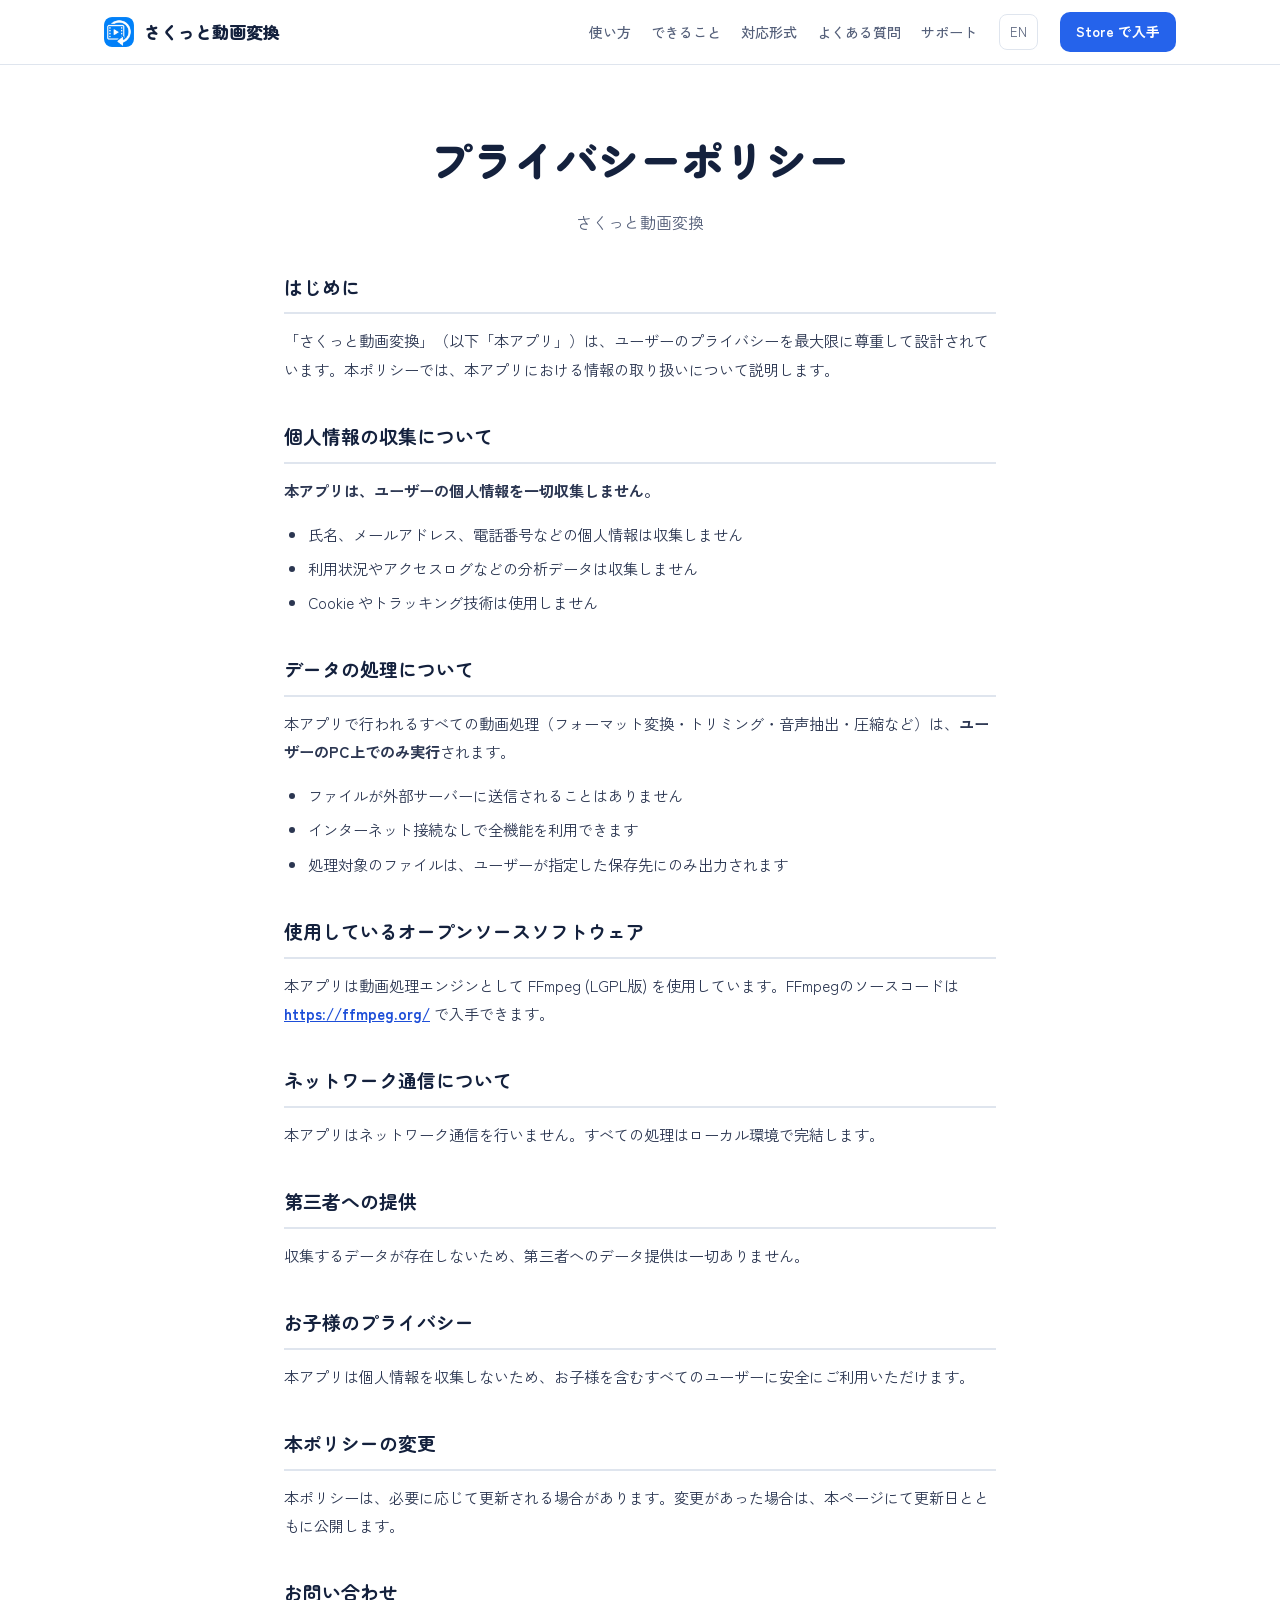
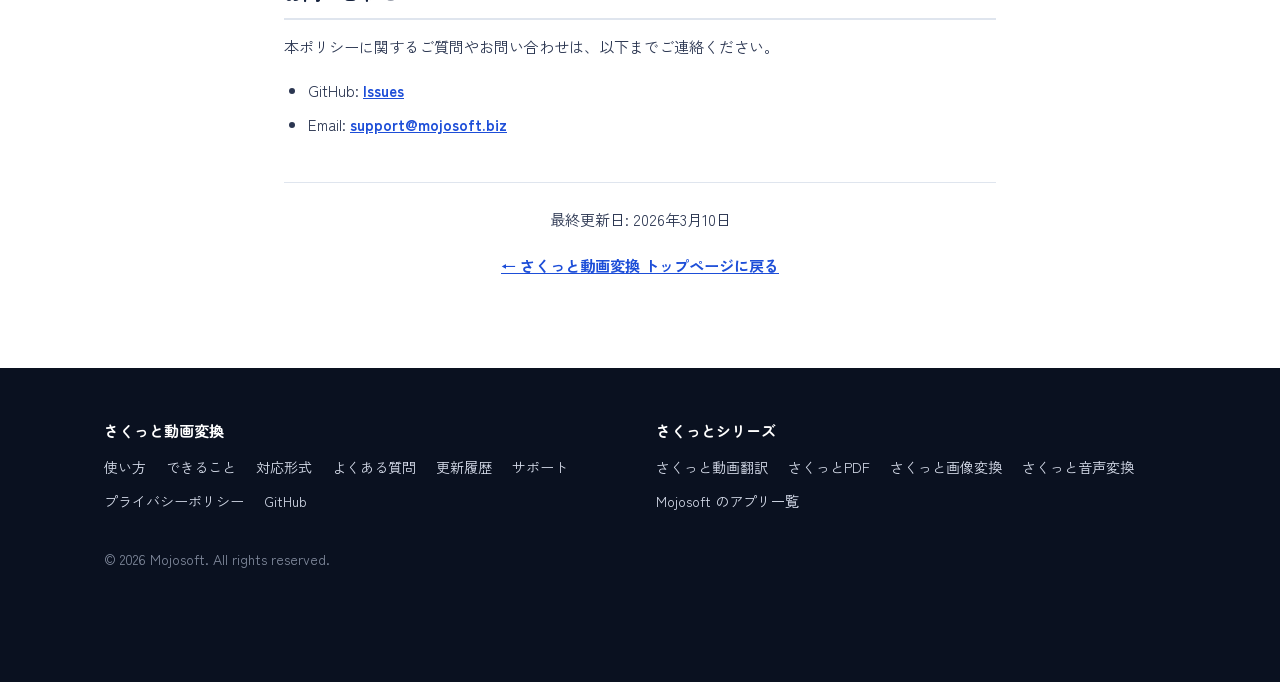
<file: privacy.html>
<!DOCTYPE html>
<html lang="ja">
<head>
<meta charset="UTF-8">
<meta name="viewport" content="width=device-width, initial-scale=1.0">
<title>プライバシーポリシー - さくっと動画変換</title>
<link rel="icon" type="image/x-icon" href="favicon.ico">
<link rel="icon" type="image/png" sizes="32x32" href="favicon-32.png">
<link rel="apple-touch-icon" href="apple-touch-icon.png">
<link rel="preconnect" href="https://fonts.googleapis.com">
<link rel="preconnect" href="https://fonts.gstatic.com" crossorigin>
<link href="https://fonts.googleapis.com/css2?family=Zen+Kaku+Gothic+New:wght@400;500;700&family=Zen+Maru+Gothic:wght@700;900&display=swap" rel="stylesheet">
<link rel="stylesheet" href="style.css">
<style>
/* bilingual page: the language switch hides the other language (needed by toggleLang) */
[data-lang="ja"] .en,[data-lang="en"] .ja{display:none!important}
.site-header .lang{background:none;font:inherit;font-size:.82rem;cursor:pointer}
.page-head .lead{max-width:40em;margin:10px auto 0;color:var(--sub)}

.container{max-width:760px;margin:0 auto;padding:24px 24px 72px}
.container h2{font-family:var(--round);font-size:1.18rem;margin:36px 0 12px;padding-bottom:8px;border-bottom:2px solid var(--line)}
.container h2:first-of-type{margin-top:0}
.container p,.container ul{margin-bottom:16px;font-size:.95rem;color:#2b3651}
.container ul{padding-left:24px}
.container li{margin-bottom:6px}
.updated{text-align:center;color:var(--sub);font-size:.86rem;margin-top:44px;padding-top:22px;border-top:1px solid var(--line)}
.back{display:block;text-align:center;margin-top:18px}
</style>
  <link rel="canonical" href="https://mojosoftjp.github.io/sakutto-videoconverter/privacy.html">
  <meta name="description" content="さくっと動画変換のプライバシーポリシー。個人情報とアプリ利用時のデータの取り扱いについてご案内します。">
  <meta name="robots" content="index, follow, max-image-preview:large">
  <meta property="og:title" content="プライバシーポリシー - さくっと動画変換">
  <meta property="og:description" content="さくっと動画変換のプライバシーポリシー。個人情報とアプリ利用時のデータの取り扱いについてご案内します。">
  <meta property="og:url" content="https://mojosoftjp.github.io/sakutto-videoconverter/privacy.html">
  <meta property="og:type" content="website">
  <meta property="og:site_name" content="Mojosoft">
  <meta property="og:locale" content="ja_JP">
  <meta name="twitter:title" content="プライバシーポリシー - さくっと動画変換">
  <meta name="twitter:description" content="さくっと動画変換のプライバシーポリシー。個人情報とアプリ利用時のデータの取り扱いについてご案内します。">
  <meta property="og:image" content="https://mojosoftjp.github.io/sakutto-videoconverter/j1.png">
  <meta name="twitter:image" content="https://mojosoftjp.github.io/sakutto-videoconverter/j1.png">
  <meta property="og:image:alt" content="プライバシーポリシー - さくっと動画変換">
  <meta name="twitter:image:alt" content="プライバシーポリシー - さくっと動画変換">
  <meta property="og:image:width" content="1362">
  <meta property="og:image:height" content="966">
  <meta name="twitter:card" content="summary_large_image">
</head>
<body data-lang="ja">

<header class="site-header"><div class="wrap">
  <a class="brand ja" href="index.html"><img src="logo-96.png" alt="" width="30" height="30">さくっと動画変換</a>
  <a class="brand en" href="en/"><img src="logo-96.png" alt="" width="30" height="30">SakuttoVideo</a>
  <nav class="site-nav ja" aria-label="サイト内">
    <a href="index.html#how">使い方</a><a href="index.html#features">できること</a><a href="index.html#formats">対応形式</a><a href="index.html#faq">よくある質問</a><a href="index.html#support">サポート</a>
  </nav>
  <nav class="site-nav en" aria-label="Site">
    <a href="en/#how">How it works</a><a href="en/#features">Features</a><a href="en/#formats">Formats</a><a href="en/#faq">FAQ</a><a href="en/#support">Support</a>
  </nav>
  <button type="button" class="lang" onclick="toggleLang()"><span class="ja" lang="en">EN</span><span class="en" lang="ja">日本語</span></button>
  <a class="btn btn-main btn-sm" href="https://apps.microsoft.com/detail/9N09RQK239JP?cid=lp-index"><span class="ja">Store で入手</span><span class="en">Get the app</span></a>
</div></header>

<div class="page-head"><div class="wrap">
  <h1><span class="ja">プライバシーポリシー</span><span class="en">Privacy Policy</span></h1>
  <p class="lead"><span class="ja">さくっと動画変換</span><span class="en">SakuttoVideo</span></p>
</div></div>

<div class="container">

<!-- Japanese -->
<div class="ja">
<h2>はじめに</h2>
<p>「さくっと動画変換」（以下「本アプリ」）は、ユーザーのプライバシーを最大限に尊重して設計されています。本ポリシーでは、本アプリにおける情報の取り扱いについて説明します。</p>

<h2>個人情報の収集について</h2>
<p><strong>本アプリは、ユーザーの個人情報を一切収集しません。</strong></p>
<ul>
  <li>氏名、メールアドレス、電話番号などの個人情報は収集しません</li>
  <li>利用状況やアクセスログなどの分析データは収集しません</li>
  <li>Cookie やトラッキング技術は使用しません</li>
</ul>

<h2>データの処理について</h2>
<p>本アプリで行われるすべての動画処理（フォーマット変換・トリミング・音声抽出・圧縮など）は、<strong>ユーザーのPC上でのみ実行</strong>されます。</p>
<ul>
  <li>ファイルが外部サーバーに送信されることはありません</li>
  <li>インターネット接続なしで全機能を利用できます</li>
  <li>処理対象のファイルは、ユーザーが指定した保存先にのみ出力されます</li>
</ul>

<h2>使用しているオープンソースソフトウェア</h2>
<p>本アプリは動画処理エンジンとして FFmpeg (LGPL版) を使用しています。FFmpegのソースコードは <a href="https://ffmpeg.org/">https://ffmpeg.org/</a> で入手できます。</p>

<h2>ネットワーク通信について</h2>
<p>本アプリはネットワーク通信を行いません。すべての処理はローカル環境で完結します。</p>

<h2>第三者への提供</h2>
<p>収集するデータが存在しないため、第三者へのデータ提供は一切ありません。</p>

<h2>お子様のプライバシー</h2>
<p>本アプリは個人情報を収集しないため、お子様を含むすべてのユーザーに安全にご利用いただけます。</p>

<h2>本ポリシーの変更</h2>
<p>本ポリシーは、必要に応じて更新される場合があります。変更があった場合は、本ページにて更新日とともに公開します。</p>

<h2>お問い合わせ</h2>
<p>本ポリシーに関するご質問やお問い合わせは、以下までご連絡ください。</p>
<ul>
  <li>GitHub: <a href="https://github.com/mojosoftjp/sakutto-videoconverter/issues">Issues</a></li>
  <li>Email: <a href="mailto:support@mojosoft.biz">support@mojosoft.biz</a></li>
</ul>

<p class="updated">最終更新日: 2026年3月10日</p>
<p class="back"><a href="index.html">&larr; さくっと動画変換 トップページに戻る</a></p>
</div>

<!-- English -->
<div class="en">
<h2>Introduction</h2>
<p>"SakuttoVideo" (hereinafter "the App") is designed with the utmost respect for user privacy. This policy explains how information is handled within the App.</p>

<h2>Collection of Personal Information</h2>
<p><strong>This App does not collect any personal information.</strong></p>
<ul>
  <li>No personal data such as names, email addresses, or phone numbers is collected</li>
  <li>No usage analytics or access logs are collected</li>
  <li>No cookies or tracking technologies are used</li>
</ul>

<h2>Data Processing</h2>
<p>All video processing performed by the App (format conversion, trimming, audio extraction, compression, etc.) is <strong>executed entirely on the user's PC</strong>.</p>
<ul>
  <li>Files are never sent to external servers</li>
  <li>All features work without an internet connection</li>
  <li>Processed files are saved only to the location specified by the user</li>
</ul>

<h2>Open Source Software Used</h2>
<p>This App uses FFmpeg (LGPL version) as its video processing engine. FFmpeg source code is available at <a href="https://ffmpeg.org/">https://ffmpeg.org/</a>.</p>

<h2>Network Communication</h2>
<p>This App does not perform any network communication. All processing is completed locally.</p>

<h2>Third-Party Sharing</h2>
<p>Since no data is collected, there is no data sharing with third parties.</p>

<h2>Children's Privacy</h2>
<p>Since the App does not collect personal information, it is safe for all users, including children.</p>

<h2>Changes to This Policy</h2>
<p>This policy may be updated as needed. Any changes will be published on this page with the updated date.</p>

<h2>Contact</h2>
<p>For questions or inquiries about this policy, please contact us at:</p>
<ul>
  <li>GitHub: <a href="https://github.com/mojosoftjp/sakutto-videoconverter/issues">Issues</a></li>
  <li>Email: <a href="mailto:support@mojosoft.biz">support@mojosoft.biz</a></li>
</ul>

<p class="updated">Last updated: March 10, 2026</p>
<p class="back"><a href="index.html">&larr; Back to SakuttoVideo Home</a></p>
</div>

</div>

<footer class="site-footer"><div class="wrap">
  <div class="foot-grid">
    <div><h4><span class="ja">さくっと動画変換</span><span class="en">SakuttoVideo</span></h4>
      <div class="foot-links ja"><a href="index.html#how">使い方</a><a href="index.html#features">できること</a><a href="index.html#formats">対応形式</a><a href="index.html#faq">よくある質問</a><a href="index.html#changelog">更新履歴</a><a href="index.html#support">サポート</a><a href="privacy.html">プライバシーポリシー</a><a href="https://github.com/mojosoftjp/sakutto-videoconverter">GitHub</a></div>
      <div class="foot-links en"><a href="en/#how">How it works</a><a href="en/#features">Features</a><a href="en/#formats">Formats</a><a href="en/#faq">FAQ</a><a href="en/#changelog">Changelog</a><a href="en/#support">Support</a><a href="privacy.html?lang=en">Privacy Policy</a><a href="https://github.com/mojosoftjp/sakutto-videoconverter">GitHub</a></div>
    </div>
    <div><h4><span class="ja">さくっとシリーズ</span><span class="en">More Sakutto apps</span></h4>
      <div class="foot-links ja"><a href="https://mojosoftjp.github.io/sakutto-videotranslator/">さくっと動画翻訳</a><a href="https://mojosoftjp.github.io/sakutto-pdf/">さくっとPDF</a><a href="https://mojosoftjp.github.io/sakutto-imageconverter/">さくっと画像変換</a><a href="https://mojosoftjp.github.io/sakutto-audioconverter/">さくっと音声変換</a><a href="https://mojosoftjp.github.io/">Mojosoft のアプリ一覧</a></div>
      <div class="foot-links en"><a href="https://mojosoftjp.github.io/sakutto-videotranslator/en/">Snap Video Translator</a><a href="https://mojosoftjp.github.io/sakutto-pdf/en/">Sakutto PDF</a><a href="https://mojosoftjp.github.io/sakutto-imageconverter/en/">Sakutto Image Converter</a><a href="https://mojosoftjp.github.io/sakutto-audioconverter/en/">SakuttoAudio</a><a href="https://mojosoftjp.github.io/en/">All Mojosoft apps</a></div>
    </div>
  </div>
  <p class="copyright">&copy; 2026 Mojosoft. All rights reserved.</p>
</div></footer>

<script>
function setLang(lang) {
  document.body.setAttribute('data-lang', lang);
  document.documentElement.lang = lang === 'ja' ? 'ja' : 'en';
  document.title = lang === 'ja'
    ? 'プライバシーポリシー - さくっと動画変換'
    : 'Privacy Policy - SakuttoVideo';
  localStorage.setItem('sakutto-vid-lang', lang);
}
function toggleLang() {
  var cur = document.body.getAttribute('data-lang');
  setLang(cur === 'ja' ? 'en' : 'ja');
}
(function() {
  // ?lang= (links from the English pages) > the visitor's own earlier choice.
  // No automatic switch by browser language: the page stays Japanese by default
  // so search engines index it as the Japanese page.
  var p = (new URLSearchParams(window.location.search).get('lang') || '').toLowerCase();
  if (p === 'ja' || p === 'en') { setLang(p); return; }
  var saved = localStorage.getItem('sakutto-vid-lang');
  if (saved === 'ja' || saved === 'en') setLang(saved);
})();
</script>

</body>
</html>
</file>
<file: style.css>
/* さくっと動画変換 LP — D design (light base, dark "screen" frames), same system as さくっと動画翻訳. Shared by / and /en/. */
:root{
  --bg:#ffffff; --panel:#f2f5f9; --ink:#14213d; --sub:#55607a; --line:#dfe5ee;
  --accent:#2563eb; --accent-dark:#1d4ed8; --accent-soft:#e8efff; --accent-glow:rgba(37,99,235,.28); --accent-glow2:rgba(37,99,235,.34);
  --deep:#0d1526; --deep2:#16213a; --deep-sub:#aab4c8;
  --round:"Zen Maru Gothic","Hiragino Maru Gothic ProN","Meiryo",sans-serif;
  --body:"Zen Kaku Gothic New","Hiragino Sans","Meiryo",sans-serif;
  --radius:14px;
}
*{box-sizing:border-box;margin:0;padding:0}
html{scroll-behavior:smooth}
body{background:var(--bg);color:var(--ink);font-family:var(--body);line-height:1.85;-webkit-font-smoothing:antialiased}
img{max-width:100%;height:auto;display:block}
a{color:inherit}
p a,li a,.link{color:var(--accent-dark);font-weight:700}
.wrap{max-width:1120px;margin:0 auto;padding:0 24px}
.center{text-align:center}

/* buttons */
.btn{display:inline-flex;align-items:center;justify-content:center;gap:10px;text-decoration:none;font-weight:700;border-radius:10px;transition:transform .15s ease,box-shadow .15s ease,background .15s ease;line-height:1.4;text-align:center}
.btn-main{background:var(--accent);color:#fff;padding:17px 28px;font-size:1.04rem;box-shadow:0 10px 24px var(--accent-glow)}
.btn-main:hover{background:var(--accent-dark);transform:translateY(-2px);box-shadow:0 14px 30px var(--accent-glow2)}
.btn-line{border:2px solid var(--ink);color:var(--ink);padding:15px 22px;font-size:.96rem}
.btn-line:hover{background:var(--ink);color:#fff}
.on-dark .btn-line{border-color:#fff;color:#fff}
.on-dark .btn-line:hover{background:#fff;color:var(--ink)}
.btn-sm{padding:10px 16px;font-size:.86rem;box-shadow:none}
.btn small{font-weight:500;opacity:.9;font-size:.82em}
.btn svg{width:18px;height:18px;flex-shrink:0}

/* header */
.site-header{position:sticky;top:0;z-index:40;background:rgba(255,255,255,.94);backdrop-filter:saturate(160%) blur(10px);border-bottom:1px solid var(--line)}
.site-header .wrap{display:flex;align-items:center;gap:22px;height:64px}
.brand{display:flex;align-items:center;gap:10px;font-family:var(--round);font-weight:900;font-size:1.06rem;text-decoration:none;white-space:nowrap}
.brand img{width:30px;height:30px;border-radius:8px}
.site-nav{margin-left:auto;display:flex;gap:20px;font-size:.88rem;color:var(--sub)}
.site-nav a{text-decoration:none;font-weight:500}
.site-nav a:hover{color:var(--ink)}
.lang{font-size:.82rem;font-weight:700;text-decoration:none;color:var(--sub);border:1px solid var(--line);border-radius:8px;padding:5px 10px}
.lang:hover{color:var(--ink);border-color:var(--ink)}

/* hero */
.hero{padding:44px 0 8px}
.hero .eyebrow{display:block;text-align:center;font-weight:700;font-size:.9rem;color:var(--accent-dark);letter-spacing:.04em}
.hero h1{font-family:var(--round);font-weight:900;font-size:clamp(1.9rem,4.4vw,3.3rem);line-height:1.32;text-align:center;margin-top:8px}
.hero h1 b{color:var(--accent);font-weight:900}
.nb{display:inline-block}
.hero .lede{text-align:center;color:var(--sub);margin:14px auto 0;max-width:38em}

/* dark "screen" panel */
.player{margin:34px auto 0;max-width:1040px;background:var(--deep);border-radius:18px;padding:20px 22px 14px;box-shadow:0 30px 70px rgba(13,21,38,.28);color:#fff}
.player-top{display:flex;align-items:center;justify-content:space-between;gap:12px 18px;flex-wrap:wrap;margin-bottom:14px}
.player-top h2{font-family:var(--round);font-weight:700;font-size:1.02rem;line-height:1.5;color:#fff}
.player .hint{color:var(--deep-sub);font-size:.84rem;text-align:center;padding:12px 8px 2px}
.pill{font-size:.76rem;font-weight:700;color:#bff3ec;border:1px solid #2f6f69;border-radius:999px;padding:3px 12px;white-space:nowrap}

/* hero result: the real app screen (dark frame) + a light explanation card beside it */
.result{margin:34px auto 0;max-width:1080px;display:grid;grid-template-columns:1.3fr 1fr;gap:32px;align-items:center}
.result-shot figcaption{text-align:center;color:var(--sub);font-size:.82rem;margin-top:10px}
.shot{position:relative}
.shot .mark{position:absolute;left:var(--l);top:var(--t);width:var(--w);height:var(--h,3.6%);border:3px solid var(--accent);border-radius:6px;box-shadow:0 0 0 5px var(--accent-glow)}
.nums{background:var(--panel);border-radius:16px;padding:28px 30px}
.nums h2{font-family:var(--round);font-weight:900;font-size:1.22rem;line-height:1.5}
.nums-src{color:var(--sub);font-size:.84rem;margin-top:4px}
.nums-row{display:flex;align-items:baseline;justify-content:space-between;gap:12px;margin-top:14px}
.nums-row span{font-weight:700;color:var(--sub);font-size:.92rem}
.nums-row b{font-family:var(--round);font-weight:900;font-size:clamp(2.2rem,4.6vw,3rem);line-height:1.1}
.nums-row b small{font-size:.42em;margin-left:6px;color:var(--sub)}
.nums-row.after b{color:var(--accent-dark)}
.nums-cut{display:flex;align-items:center;gap:6px;justify-content:flex-end;font-family:var(--round);font-weight:900;color:var(--accent-dark);font-size:1.02rem;margin-top:4px}
.nums-cut svg{width:20px;height:20px;stroke:var(--accent);fill:none;stroke-width:2.6;stroke-linecap:round;stroke-linejoin:round}
.bars{margin-top:16px;display:grid;gap:8px}
.bar .track{display:block;height:14px;border-radius:7px;background:#dfe5ee;overflow:hidden}
.bar .fill{display:block;height:100%;min-width:8px;border-radius:7px;background:#8a96b3}
.bar.after .fill{background:var(--accent);width:var(--to);animation:shrink 1.6s cubic-bezier(.2,.7,.2,1) .4s both}
@keyframes shrink{from{width:100%}to{width:var(--to)}}
@media (prefers-reduced-motion:reduce){.bar.after .fill{animation:none}}
.nums-note{color:var(--sub);font-size:.8rem;margin-top:14px;line-height:1.7}

/* ticket CTA */
.ticket{margin:28px auto 0;max-width:880px;background:var(--panel);border-radius:16px;display:grid;grid-template-columns:1.25fr 1fr;overflow:hidden}
.ticket .l{padding:28px 30px}
.ticket .l b{font-family:var(--round);font-size:1.3rem;display:block;line-height:1.5}
.ticket .l p{color:var(--sub);font-size:.9rem;margin-top:6px}
.ticket .r{padding:26px 28px;display:flex;flex-direction:column;gap:10px;justify-content:center;border-left:2px dashed #c9d3e1}
.assure{display:flex;justify-content:center;flex-wrap:wrap;gap:8px 22px;margin:22px auto 0;font-size:.86rem;color:var(--sub)}
.assure span{display:inline-flex;align-items:center;gap:6px}
.assure svg{width:16px;height:16px;stroke:var(--accent);fill:none;stroke-width:2.4;stroke-linecap:round;stroke-linejoin:round}

/* sections */
section{padding:96px 0}
.h2{font-family:var(--round);font-weight:900;font-size:clamp(1.6rem,3.2vw,2.4rem);line-height:1.42}
.h2 + .sub{color:var(--sub);margin-top:12px;max-width:40em}
.center .h2 + .sub{margin-left:auto;margin-right:auto}
.band{background:var(--deep);color:#fff}
.band .h2 + .sub,.band .sub{color:var(--deep-sub)}
.soft{background:var(--panel)}

/* steps */
.row{display:grid;grid-template-columns:1fr 1.2fr;gap:56px;align-items:center;margin-top:64px}
.row:nth-of-type(even){grid-template-columns:1.2fr 1fr}
.row:nth-of-type(even) .txt{order:2}
.frame{background:var(--deep);border-radius:10px;padding:2px;box-shadow:0 20px 50px rgba(13,21,38,.18)}
.frame img{border-radius:8px}
.verb{font-family:var(--round);font-weight:900;font-size:1.9rem;line-height:1.25}
.verb small{display:block;font-size:.9rem;color:var(--accent-dark);font-weight:700;margin-bottom:6px}
.row .txt p{color:var(--sub);margin-top:12px}

/* features */
.features{display:grid;grid-template-columns:repeat(2,1fr);gap:20px;margin-top:44px}
.features.three{grid-template-columns:repeat(3,1fr)}
.feature{background:#fff;border:1px solid var(--line);border-radius:var(--radius);padding:28px}
.feature svg{width:32px;height:32px;stroke:var(--accent);fill:none;stroke-width:1.9;stroke-linecap:round;stroke-linejoin:round}
.feature h3{font-family:var(--round);font-size:1.18rem;margin-top:12px}
.feature p{color:var(--sub);font-size:.93rem;margin-top:6px}
.feature ul{margin-top:12px;padding-left:1.1em;color:var(--sub);font-size:.88rem}

/* review */
.voice{max-width:760px;margin:40px auto 0;background:#fff;border:1px solid var(--line);border-radius:var(--radius);padding:22px 26px;display:flex;gap:18px;align-items:flex-start}
.voice .stars{color:#f5a524;letter-spacing:2px;font-size:1.05rem;white-space:nowrap;line-height:1.6}
.voice blockquote{font-family:var(--round);font-weight:700;font-size:1.12rem;line-height:1.6}
.voice p{color:var(--sub);font-size:.86rem;margin-top:4px}

/* use cases */
.cases{display:grid;grid-template-columns:repeat(2,1fr);gap:28px 44px;margin-top:44px}
.case{display:flex;gap:16px;align-items:flex-start}
.case .ic{flex-shrink:0;width:46px;height:46px;border-radius:12px;background:var(--accent-soft);display:flex;align-items:center;justify-content:center}
.case svg{width:24px;height:24px;stroke:var(--accent-dark);fill:none;stroke-width:2;stroke-linecap:round;stroke-linejoin:round}
.case h3{font-family:var(--round);font-size:1.08rem}
.case p{color:var(--sub);font-size:.92rem;margin-top:4px}

/* data flow */
.flow{display:grid;grid-template-columns:1fr 1fr;gap:20px;margin-top:44px}
.flow > div{border-radius:var(--radius);padding:28px}
.flow .pc{background:var(--deep);color:#fff}
.flow .net{background:#fff;border:2px solid var(--accent)}
.flow h3{font-family:var(--round);font-size:1.15rem;display:flex;align-items:center;gap:10px}
.flow ul{margin-top:14px;padding-left:1.1em;font-size:.92rem}
.flow .pc ul{color:#d6dcea}.flow .net ul{color:var(--sub)}
.flow li{margin-bottom:8px}
.flow-note{margin-top:20px;color:var(--sub);font-size:.88rem}

/* formats */
.spec{width:100%;border-collapse:collapse;margin-top:40px;font-size:.95rem;background:#fff;border-radius:var(--radius);overflow:hidden}
.spec th,.spec td{text-align:left;vertical-align:top;padding:16px 20px;border-bottom:1px solid var(--line)}
.spec tr:last-child th,.spec tr:last-child td{border-bottom:0}
.spec th{width:24%;font-weight:700;background:#fafbfd}
.spec td span{display:inline-block;background:var(--panel);border-radius:6px;padding:1px 9px;margin:0 6px 6px 0;font-size:.84rem;font-weight:500}
.spec td small{display:block;color:var(--sub);font-size:.84rem;margin-top:4px;line-height:1.7}

/* faq */
.faq{max-width:820px;margin:40px auto 0}
.faq details{background:#fff;border-radius:12px;padding:18px 22px;margin-top:12px;border:1px solid var(--line)}
.faq summary{cursor:pointer;font-weight:700;list-style:none;display:flex;gap:12px;align-items:baseline}
.faq summary::-webkit-details-marker{display:none}
.faq summary::before{content:"Q";font-family:var(--round);font-weight:900;color:var(--accent)}
.faq summary::after{content:"＋";margin-left:auto;color:var(--sub);font-weight:500}
.faq details[open] summary::after{content:"－"}
.faq details p{color:var(--sub);margin-top:10px;font-size:.94rem;padding-left:1.6em}

/* changelog */
.log{max-width:760px;margin:40px auto 0}
.log article{border-left:3px solid var(--line);padding:2px 0 26px 24px;position:relative}
.log article::before{content:"";position:absolute;left:-8px;top:8px;width:13px;height:13px;border-radius:50%;background:#fff;border:3px solid var(--accent)}
.log h3{font-family:var(--round);font-size:1.15rem}
.log time{display:block;color:var(--sub);font-size:.86rem}
.log ul{margin-top:10px;padding-left:1.1em;font-size:.92rem;color:#2b3651}
.log li{margin-bottom:6px}
.more{text-align:center;margin-top:8px;font-size:.92rem}

/* support */
.support{max-width:640px;margin:32px auto 0;text-align:center;color:var(--sub)}
.support p{margin-top:14px}
.support b{color:var(--ink)}

/* final */
.final{text-align:center;padding:96px 0}
.final .h2{color:#fff}
.final p{color:var(--deep-sub);margin:12px 0 28px}
.final .btns{display:flex;justify-content:center;gap:14px;flex-wrap:wrap}

/* footer */
.site-footer{background:#0a1120;color:#aab4c8;padding:48px 0 110px;font-size:.88rem}
.site-footer a{text-decoration:none;color:#d6dcea}
.site-footer a:hover{color:#fff}
.foot-grid{display:grid;grid-template-columns:1fr 1fr;gap:32px}
.foot-grid h4{color:#fff;font-family:var(--round);font-size:.95rem;margin-bottom:10px}
.foot-links{display:flex;flex-wrap:wrap;gap:8px 20px}
.copyright{margin-top:32px;opacity:.75}

/* mobile sticky CTA */
.sticky-cta{display:none}

/* page title (sub pages) */
.page-head{padding:56px 0 8px;text-align:center}
.page-head h1{font-family:var(--round);font-weight:900;font-size:clamp(1.8rem,3.6vw,2.6rem)}
.page-head p{color:var(--sub);margin-top:8px}

@media(max-width:960px){
  .features.three{grid-template-columns:repeat(2,1fr)}
}
@media(max-width:860px){
  .site-nav{display:none}
  .ticket,.features,.features.three,.cases,.flow,.foot-grid{grid-template-columns:1fr}
  .ticket .r{border-left:0;border-top:2px dashed #c9d3e1}
  .row{grid-template-columns:1fr;gap:20px;margin-top:52px}.row:nth-of-type(even) .txt{order:0}
  section{padding:72px 0}
  .player{padding:14px 14px 10px;border-radius:14px}
  .result{grid-template-columns:1fr;gap:20px;max-width:640px}
  .nums{padding:22px 22px}
  .spec th{width:34%}
  .voice{flex-direction:column;gap:6px}
  .sticky-cta{display:flex;gap:8px;position:fixed;left:0;right:0;bottom:0;z-index:45;background:rgba(255,255,255,.97);border-top:1px solid var(--line);padding:10px 12px}
  .sticky-cta .btn{flex:1;padding:13px 10px;font-size:.92rem}
}
@media(max-width:420px){
  .site-header .wrap{gap:10px}
  .site-header .btn-sm{padding:9px 12px}
  .brand{font-size:.92rem;gap:8px}
  .spec th,.spec td{padding:12px 12px}
}
</file>
